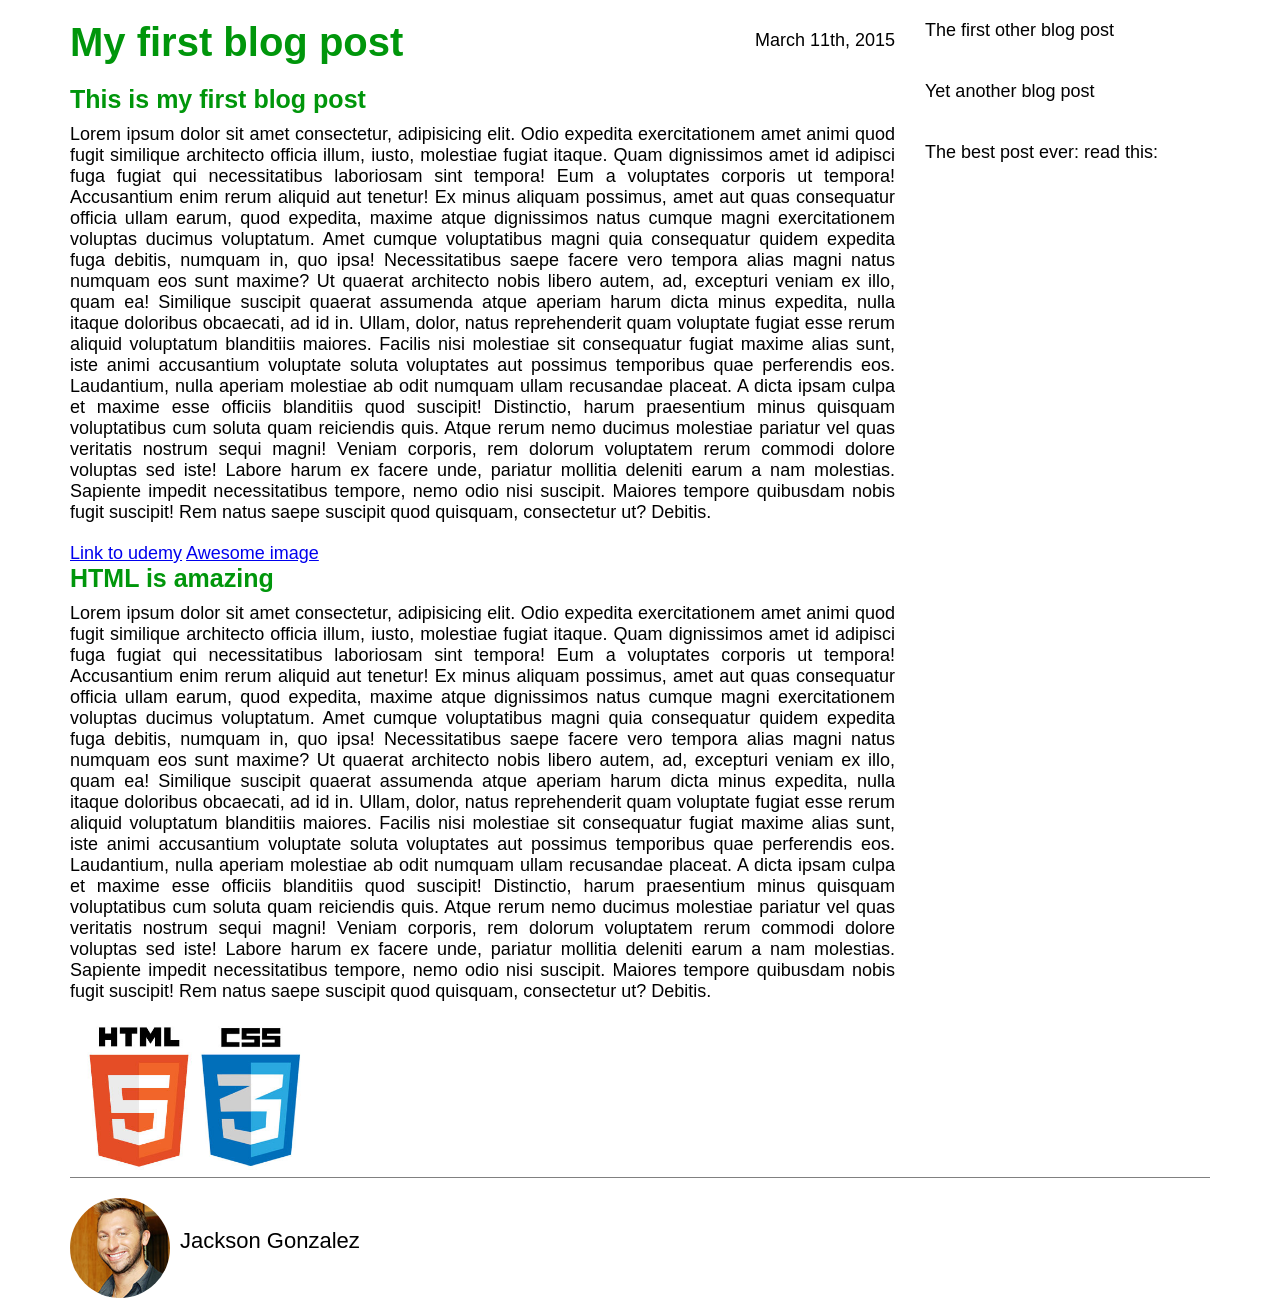
<file: BlogPost/index.html>
<!DOCTYPE html>
<html lang="en">
<head>
    <meta charset="UTF-8">
    <meta name="viewport" content="width=device-width, initial-scale=1.0">
    <meta http-equiv="X-UA-Compatible" content="ie=edge">
    <title>My First Blog</title>
    <link rel="stylesheet" href="style.css">
</head>
<body>
    <div class="container">
        <div class="blog-post">
            <h1>My first blog post</h1>
            <p class="date">March 11th, 2015</p>
            <h2>This is my first blog post</h2>
            <p class="main-text">
                Lorem ipsum dolor sit amet consectetur, adipisicing elit. Odio expedita exercitationem amet animi quod fugit similique architecto officia illum, iusto, molestiae fugiat itaque. Quam dignissimos amet id adipisci fuga fugiat qui necessitatibus laboriosam sint tempora! Eum a voluptates corporis ut tempora! Accusantium enim rerum aliquid aut tenetur! Ex minus aliquam possimus, amet aut quas consequatur officia ullam earum, quod expedita, maxime atque dignissimos natus cumque magni exercitationem voluptas ducimus voluptatum. Amet cumque voluptatibus magni quia consequatur quidem expedita fuga debitis, numquam in, quo ipsa! Necessitatibus saepe facere vero tempora alias magni natus numquam eos sunt maxime? Ut quaerat architecto nobis libero autem, ad, excepturi veniam ex illo, quam ea! Similique suscipit quaerat assumenda atque aperiam harum dicta minus expedita, nulla itaque doloribus obcaecati, ad id in. Ullam, dolor, natus reprehenderit quam voluptate fugiat esse rerum aliquid voluptatum blanditiis maiores. Facilis nisi molestiae sit consequatur fugiat maxime alias sunt, iste animi accusantium voluptate soluta voluptates aut possimus temporibus quae perferendis eos. Laudantium, nulla aperiam molestiae ab odit numquam ullam recusandae placeat. A dicta ipsam culpa et maxime esse officiis blanditiis quod suscipit! Distinctio, harum praesentium minus quisquam voluptatibus cum soluta quam reiciendis quis. Atque rerum nemo ducimus molestiae pariatur vel quas veritatis nostrum sequi magni! Veniam corporis, rem dolorum voluptatem rerum commodi dolore voluptas sed iste! Labore harum ex facere unde, pariatur mollitia deleniti earum a nam molestias. Sapiente impedit necessitatibus tempore, nemo odio nisi suscipit. Maiores tempore quibusdam nobis fugit suscipit! Rem natus saepe suscipit quod quisquam, consectetur ut? Debitis.
            </p>
        
            
        
            <a href="http://www.udemy.com" target="_blank">Link to udemy</a>
            <a href="logo.jpg" target="_blank">Awesome image</a>
        
            <h2>HTML is amazing</h2>
        
            <p class="main-text">
                Lorem ipsum dolor sit amet consectetur, adipisicing elit. Odio expedita exercitationem amet animi quod fugit similique architecto officia illum, iusto, molestiae fugiat itaque. Quam dignissimos amet id adipisci fuga fugiat qui necessitatibus laboriosam sint tempora! Eum a voluptates corporis ut tempora! Accusantium enim rerum aliquid aut tenetur! Ex minus aliquam possimus, amet aut quas consequatur officia ullam earum, quod expedita, maxime atque dignissimos natus cumque magni exercitationem voluptas ducimus voluptatum. Amet cumque voluptatibus magni quia consequatur quidem expedita fuga debitis, numquam in, quo ipsa! Necessitatibus saepe facere vero tempora alias magni natus numquam eos sunt maxime? Ut quaerat architecto nobis libero autem, ad, excepturi veniam ex illo, quam ea! Similique suscipit quaerat assumenda atque aperiam harum dicta minus expedita, nulla itaque doloribus obcaecati, ad id in. Ullam, dolor, natus reprehenderit quam voluptate fugiat esse rerum aliquid voluptatum blanditiis maiores. Facilis nisi molestiae sit consequatur fugiat maxime alias sunt, iste animi accusantium voluptate soluta voluptates aut possimus temporibus quae perferendis eos. Laudantium, nulla aperiam molestiae ab odit numquam ullam recusandae placeat. A dicta ipsam culpa et maxime esse officiis blanditiis quod suscipit! Distinctio, harum praesentium minus quisquam voluptatibus cum soluta quam reiciendis quis. Atque rerum nemo ducimus molestiae pariatur vel quas veritatis nostrum sequi magni! Veniam corporis, rem dolorum voluptatem rerum commodi dolore voluptas sed iste! Labore harum ex facere unde, pariatur mollitia deleniti earum a nam molestias. Sapiente impedit necessitatibus tempore, nemo odio nisi suscipit. Maiores tempore quibusdam nobis fugit suscipit! Rem natus saepe suscipit quod quisquam, consectetur ut? Debitis.
            </p>

            <img src="logo.jpg" alt="The HTML5 Logo">
        
        </div>

        <div class="other-posts">
            <div class="other">
                The first other blog post
            </div>
            <div class="other">
                Yet another blog post
            </div>
            <div class="other">
                The best post ever: read this:
            </div>
        </div>

        <div class="clearfix"></div>
    
        <div class="author-box">
            <img src="author.jpg" alt="Author Photo">
        
            <p class="author-text">Jackson Gonzalez</p>
        </div>
    </div>
    
</body>
</html>
</file>
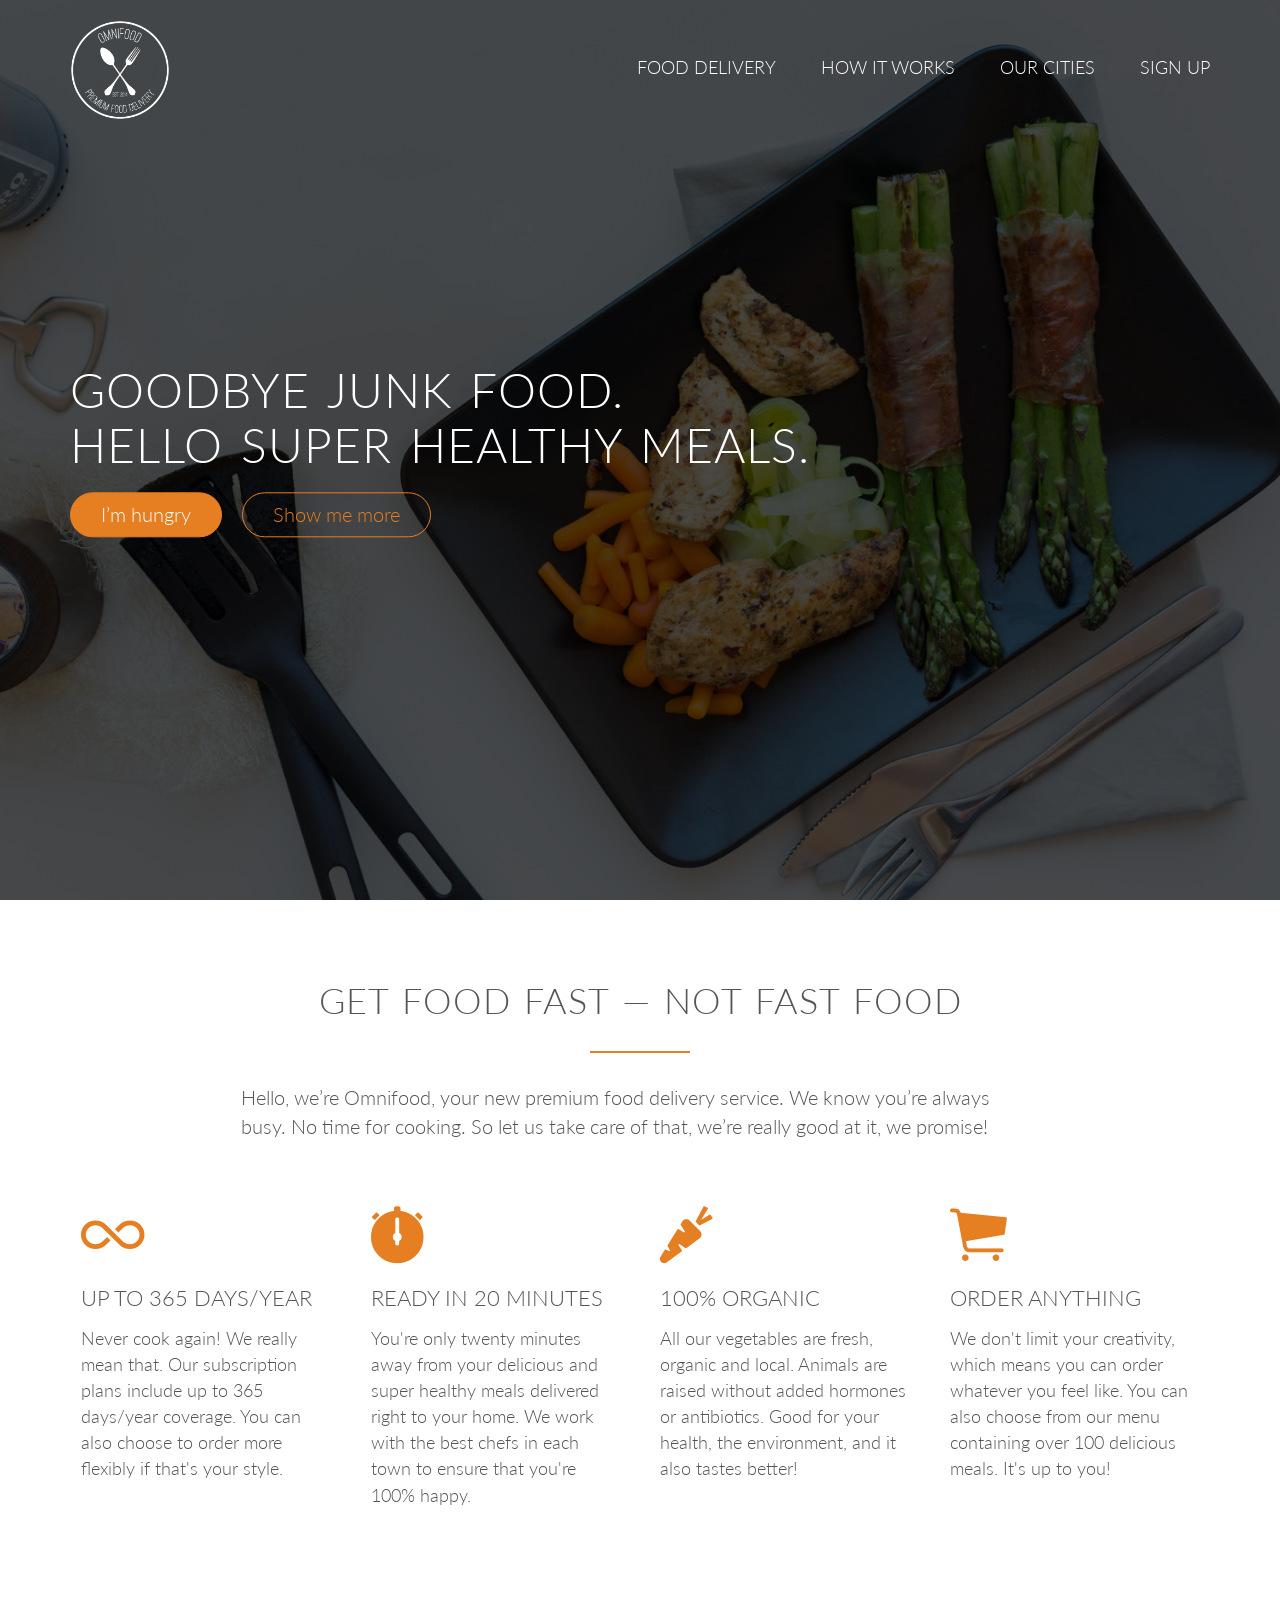
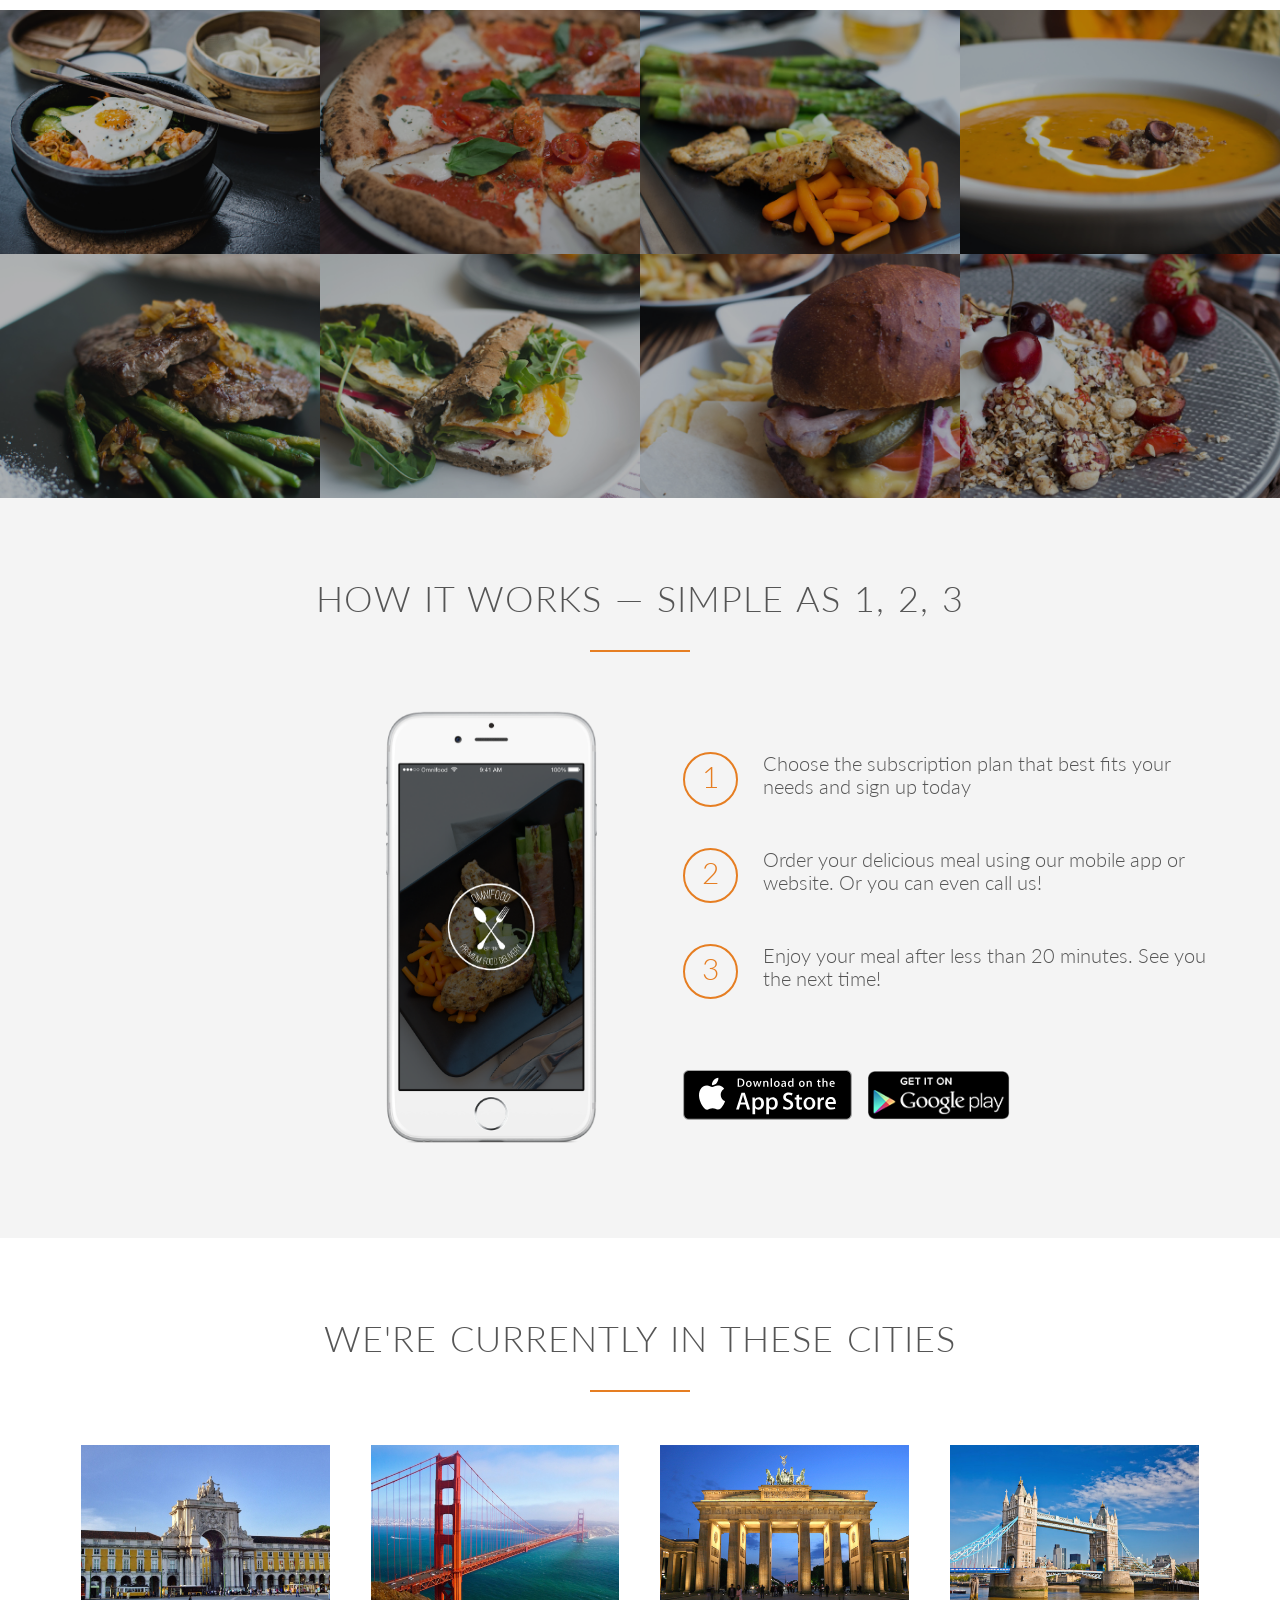
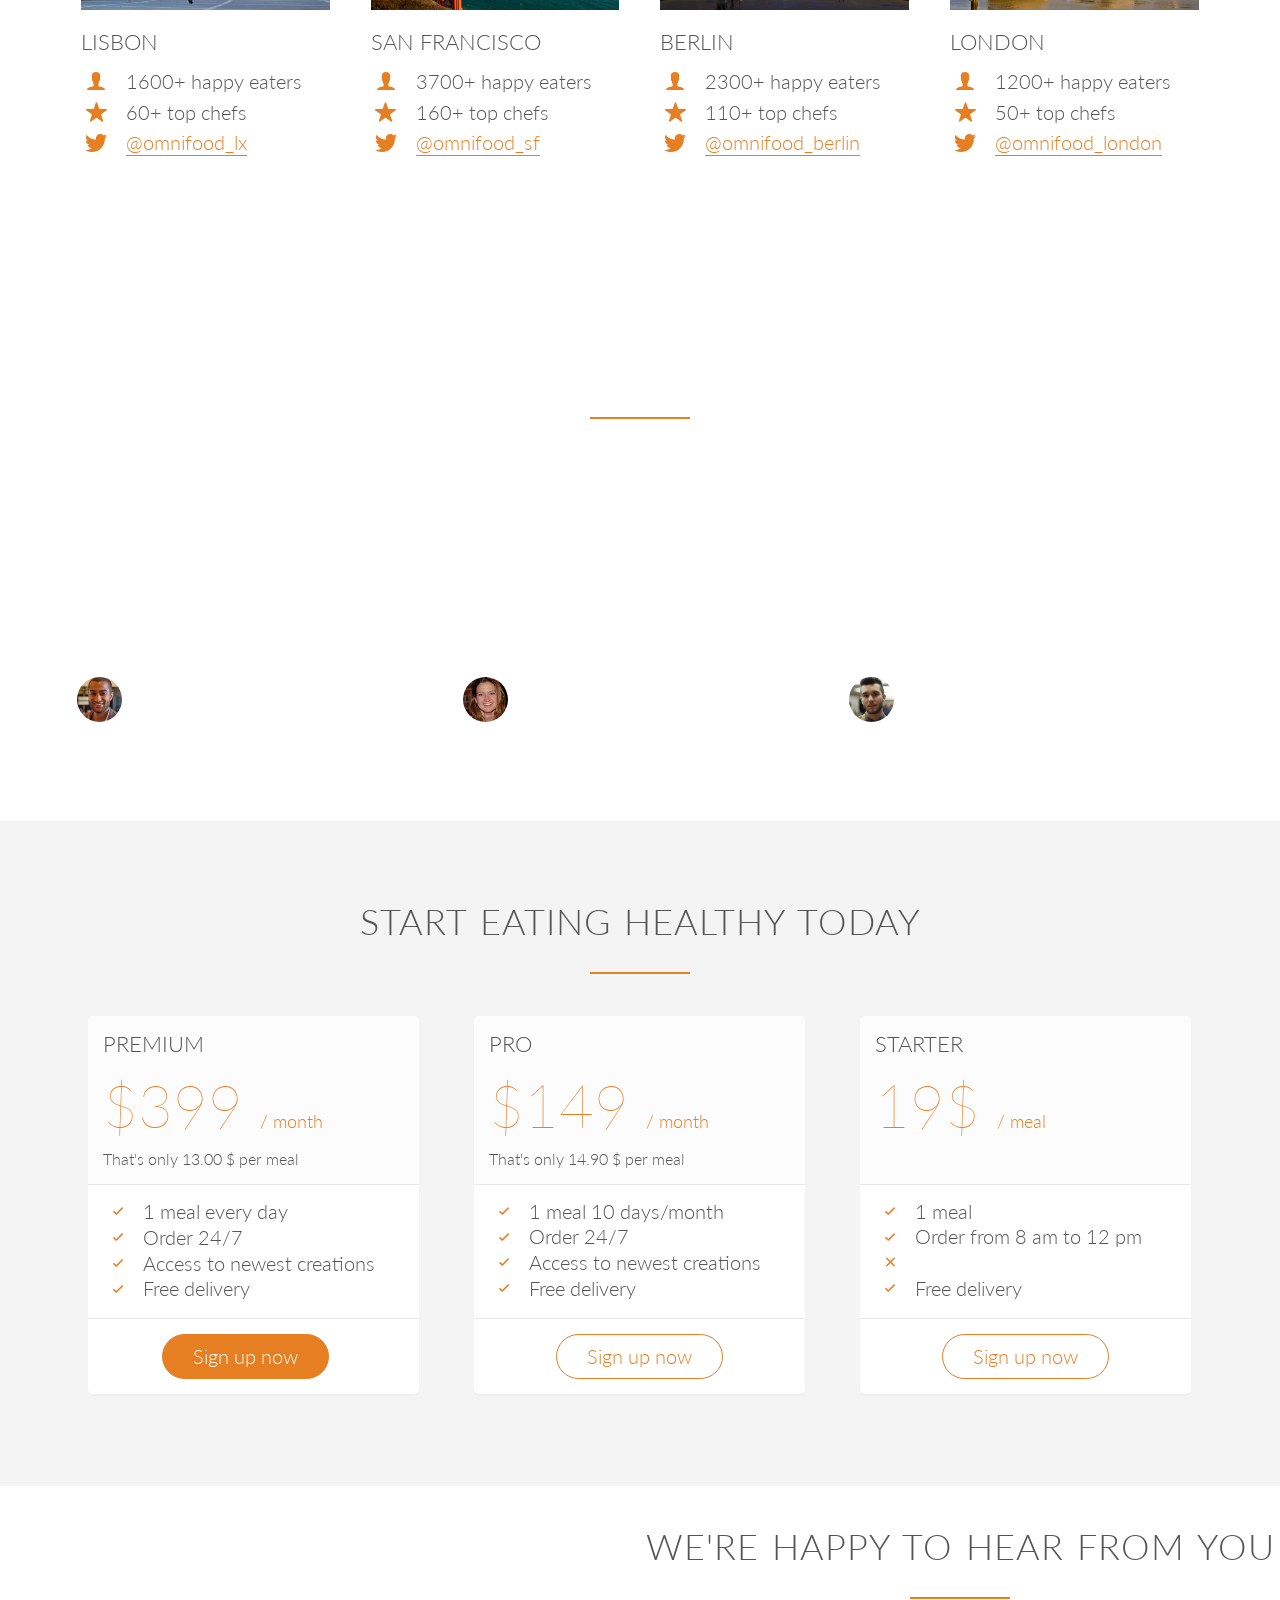
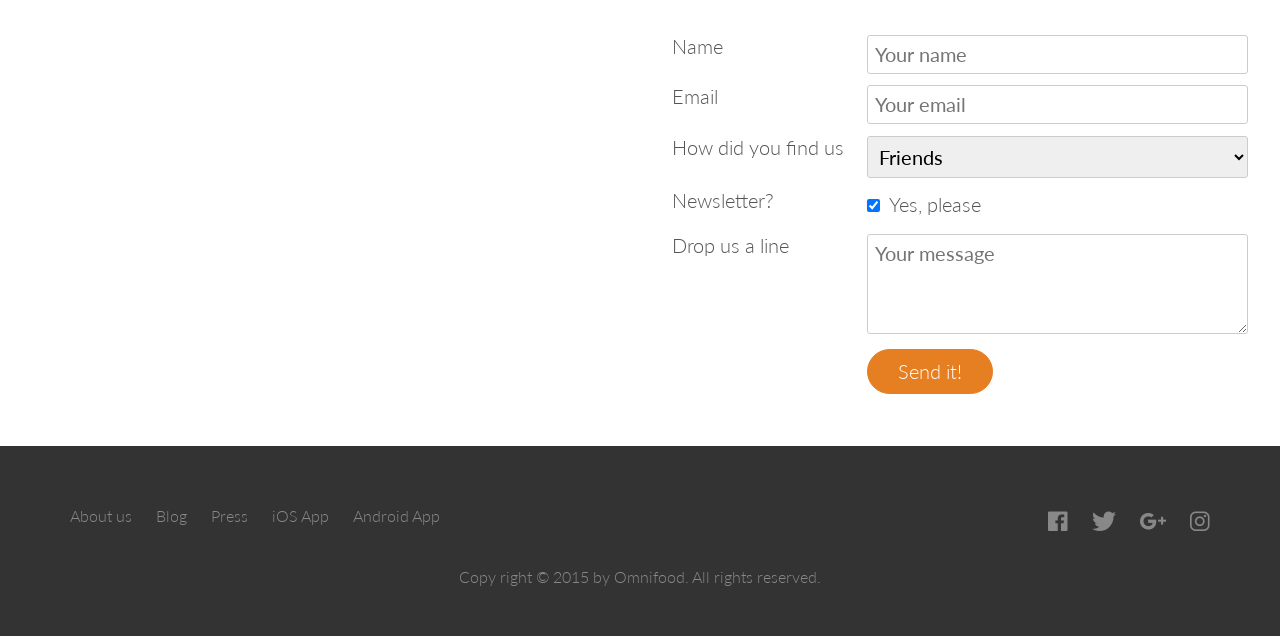
<file: omnifood/index.html>
<!DOCTYPE html>
<html lang="en">
    <head>
        <meta charset="utf-8">
        <meta name="viewport" content="width=device-width", initial scale="1.0"><!--tells mobile phones to start no zoom-->
        <meta name="description" content="Omnifood is a premium food delivery service with the mission to bring affordable and healthy meals to as many people as possible.">
        
        <link href="https://fonts.googleapis.com/css?family=Lato:100,300,300i,400" rel="stylesheet">
        <link rel="stylesheet" type="text/css" href="vendors/css/normalize.css">
        <link rel="stylesheet" type="text/css" href="vendors/css/grid.css">
        <link rel="stylesheet" type="text/css" href="vendors/css/ionicons.min.css">
        <link rel="stylesheet" type="text/css" href="vendors/css/animate.css">
        <link rel="stylesheet" type="text/css" href="resources/css/style.css">
        <link rel="stylesheet" type="text/css" href="resources/css/queries.css">
        <title>Omnifood</title>
        
        <link rel="apple-touch-icon" sizes="180x180" href="/resources/favicons/apple-touch-icon.png">
        <link rel="icon" type="image/png" sizes="32x32" href="/resources/favicons/favicon-32x32.png">
        <link rel="icon" type="image/png" sizes="16x16" href="/resources/favicons/favicon-16x16.png">
        <link rel="manifest" href="/resources/favicons/site.webmanifest">
        <link rel="mask-icon" href="/resources/favicons/safari-pinned-tab.svg" color="#5bbad5">
        <link rel="shortcut icon" href="/resources/favicons/favicon.ico">
        <meta name="msapplication-TileColor" content="#da532c">
        <meta name="msapplication-config" content="/resources/favicons/browserconfig.xml">
        <meta name="theme-color" content="#ffffff">
    </head>
    <body>
        <header>
            <nav>
                <div class="row">
                    <img src="resources/img/logo-white.png" alt="Omnifood logo" class="logo">
                    <img src="resources/img/logo.png" alt="Omnifood logo" class="logo-black">
                    <ul class="main-nav js--main-nav">
                        <li><a href="#features">Food delivery</a></li>
                        <li><a href="#works">How it works</a></li>
                        <li><a href="#cities">Our cities</a></li>
                        <li><a href="#plans">Sign up</a></li>
                    </ul>
                    <a class="mobile-nav-icon js--nav-icon"><i class="ion-md-menu"></i></a>
                </div>
            </nav>
            <div class="hero-text-box">
                <h1>Goodbye junk food.<br>Hello super healthy meals.</h1>
                <a class="btn btn-full js--scroll-to-plans" href="#">I’m hungry</a>
                <a class="btn btn-ghost js--scroll-to-start" href="#">Show me more</a>
            </div>
        </header>
        
        <section class="section-features js--section-features" id="features">
            <div class="row">
                <h2>Get food fast &mdash; not fast food</h2>
                <p class="long-copy">
                    Hello, we’re Omnifood, your new premium food delivery service. We know you’re always busy. No time for cooking. So let us take care of that, we’re really good at it, we promise!
                </p>
            </div>
            
            <div class="row js--wp-1">
                <div class="col span-1-of-4 box">
                    <i class="icon ion-ios-infinite icon-big"></i>
                    <h3>Up to 365 days/year</h3>
                    <p>
                        Never cook again! We really mean that. Our subscription plans include up to 365 days/year coverage. You can also choose to order more flexibly if that's your style.
                    </p>
                </div>
                <div class="col span-1-of-4 box">
                    <i class="icon ion-ios-stopwatch icon-big"></i>
                    <h3>Ready in 20 minutes</h3>
                    <p>
                        You're only twenty minutes away from your delicious and super healthy meals delivered right to your home. We work with the best chefs in each town to ensure that you're 100% happy.
                    </p>
                </div>
                <div class="col span-1-of-4 box">
                    <i class="icon ion-ios-nutrition icon-big"></i>
                    <h3>100% organic</h3>
                    <p>
                        All our vegetables are fresh, organic and local. Animals are raised without added hormones or antibiotics. Good for your health, the environment, and it also tastes better!
                    </p>
                </div>
                <div class="col span-1-of-4 box">
                    <i class="icon ion-ios-cart icon-big"></i>
                    <h3>Order anything</h3>
                    <p>
                        We don't limit your creativity, which means you can order whatever you feel like. You can also choose from our menu containing over 100 delicious meals. It's up to you!
                    </p>
                </div>
            </div>
        </section>
        
        <section class="section-meals">
            <ul class="meals-showcase clearfix">
                <li>
                    <figure class="meal-photo">
                        <img src="resources/img/1.jpg" alt="Korean bibimbap with egg and vegetables">
                    </figure>
                </li>
                <li>
                    <figure class="meal-photo">
                        <img src="resources/img/2.jpg" alt="Simple italian pizza with cherry tomatoes">
                    </figure>
                </li>
                <li>
                    <figure class="meal-photo">
                        <img src="resources/img/3.jpg" alt="Chicken breast steak with vegetables">
                    </figure>
                </li>
                <li>
                    <figure class="meal-photo">
                        <img src="resources/img/4.jpg" alt="Autumn pumpkin soup">
                    </figure>
                </li>
            </ul>
            <ul class="meals-showcase clearfix">
                <li>
                    <figure class="meal-photo">
                        <img src="resources/img/5.jpg" alt="Paleo beef steak with vegetables">
                    </figure>
                </li>
                <li>
                    <figure class="meal-photo">
                        <img src="resources/img/6.jpg" alt="Healthy baguette with egg and vegetables">
                    </figure>
                </li>
                <li>
                    <figure class="meal-photo">
                        <img src="resources/img/7.jpg" alt="Burger with cheddar and bacon">
                    </figure>
                </li>
                <li>
                    <figure class="meal-photo">
                        <img src="resources/img/8.jpg" alt="Granola with cherries and strawberries">
                    </figure>
                </li>
            </ul>
        </section>
        
        <section class="section-steps" id="works">
            <div class="row">
                <h2>How it works &mdash; Simple as 1, 2, 3</h2>
            </div>
            <div class="row">
                <div class="col span-1-of-2 steps-box">
                    <img src="resources/img/app-iPhone.png" alt="Omnifood app on iPhone" class="app-screen js--wp-2">
                </div>
                <div class="col span-1-of-2 steps-box">
                    <div class="works-step">
                        <div>1</div>
                        <p>Choose the subscription plan that best fits your needs and sign up today</p>
                    </div>
                    <div class="works-step">
                        <div>2</div>
                        <p>Order your delicious meal using our mobile app or website. Or you can even call us!</p>
                    </div>
                    <div class="works-step">
                        <div>3</div>
                        <p>Enjoy your meal after less than 20 minutes. See you the next time!</p>
                    </div>
                    
                    <a href="#" class="btn-app"><img src="resources/img/download-app.svg" alt="App Store Button"></a>
                    <a href="#" class="btn-app"><img src="resources/img/download-app-android.png" alt="Play Store Button"></a>
                </div>
            </div>
        </section>
        
        <section class="section-cities" id="cities">
            <div class="row">
                <h2>We're currently in these cities</h2>
            </div>
            <div class="row js--wp-3">
                <div class="col span-1-of-4 box">
                    <img src="resources/img/lisbon-3.jpg" alt="Lisbon">
                    <h3>Lisbon</h3>
                    <div class="city-feature">
                        <i class="ion-ios-person icon-small"></i>
                        1600+ happy eaters
                    </div>
                    <div class="city-feature">
                        <i class="ion-ios-star icon-small"></i>
                        60+ top chefs
                    </div>
                    <div class="city-feature">
                        <i class="ion-logo-twitter icon-small"></i>
                        <a href="#">@omnifood_lx</a>
                    </div>
                </div>
                <div class="col span-1-of-4 box">
                    <img src="resources/img/san-francisco.jpg" alt="San Francisco">
                    <h3>San Francisco</h3>
                    <div class="city-feature">
                        <i class="ion-ios-person icon-small"></i>
                        3700+ happy eaters
                    </div>
                    <div class="city-feature">
                        <i class="ion-ios-star icon-small"></i>
                        160+ top chefs
                    </div>
                    <div class="city-feature">
                        <i class="ion-logo-twitter icon-small"></i>
                        <a href="#">@omnifood_sf</a>
                    </div>
                </div>
                <div class="col span-1-of-4 box">
                    <img src="resources/img/berlin.jpg" alt="Berlin">
                    <h3>Berlin</h3>
                    <div class="city-feature">
                        <i class="ion-ios-person icon-small"></i>
                        2300+ happy eaters
                    </div>
                    <div class="city-feature">
                        <i class="ion-ios-star icon-small"></i>
                        110+ top chefs
                    </div>
                    <div class="city-feature">
                        <i class="ion-logo-twitter icon-small"></i>
                        <a href="#">@omnifood_berlin</a>
                    </div>
                </div>
                <div class="col span-1-of-4 box">
                    <img src="resources/img/london.jpg" alt="London">
                    <h3>London</h3>
                    <div class="city-feature">
                        <i class="ion-ios-person icon-small"></i>
                        1200+ happy eaters
                    </div>
                    <div class="city-feature">
                        <i class="ion-ios-star icon-small"></i>
                        50+ top chefs
                    </div>
                    <div class="city-feature">
                        <i class="ion-logo-twitter icon-small"></i>
                        <a href="#">@omnifood_london</a>
                    </div>
                </div>
            </div>
        </section>
        
        <section class="section-testimonials">
            <div class="row">
                <h2>Our customers can't live without us</h2>
            </div>
            <div class="row">
                <div class="col span-1-of-3">
                    <blockquote>
                        Omnifood is just awesome! I just launched a startup which leaves me with no time for cooking, so Omnifood is a life-saver. Now that I got used to it, I couldn't live without my daily meals!
                        <cite><img src="resources/img/customer-1.jpg" alt="customer">Alberto Duncan</cite>
                    </blockquote>
                </div>
                <div class="col span-1-of-3">
                    <blockquote>
                        Inexpensive, healthy and great-tasting meals, delivered right to my home. We have lots of food delivery here in Lisbon, but no one comes even close to Omifood. Me and my family are so in love!
                        <cite><img src="resources/img/customer-2.jpg" alt="customer">Joana Silva</cite>
                    </blockquote>
                </div>
                <div class="col span-1-of-3">
                    <blockquote>
                        I was looking for a quick and easy food delivery service in San Franciso. I tried a lot of them and ended up with Omnifood. Best food delivery service in the Bay Area. Keep up the great work!
                        <cite><img src="resources/img/customer-3.jpg" alt="customer">Milton Chapman</cite>
                    </blockquote>
                </div>
            </div>
        </section>
        
        <section class="section-plans js--section-plans" id="plans">
            <div class="row">
                <h2>Start eating healthy today</h2>
            </div>
            <div class="row">
                <div class="col span-1-of-3">
                    <div class="plan-box js--wp-4">
                        <div>
                            <h3>Premium</h3>
                            <p class="plan-price">$399 <span>/ month</span></p>
                            <p class="plan-price-meal">That's only 13.00 $ per meal</p>
                        </div>
                        <div>
                            <ul>
                                <li><i class="ion-ios-checkmark icon-small"></i>1 meal every day</li>
                                <li><i class="ion-ios-checkmark icon-small"></i>Order 24/7</li>
                                <li><i class="ion-ios-checkmark icon-small"></i>Access to newest creations</li>
                                <li><i class="ion-ios-checkmark icon-small"></i>Free delivery</li>
                            </ul>
                        </div>
                        <div>
                            <a href="#" class="btn btn-full">Sign up now</a>
                        </div>
                    </div>
                </div>
                <div class="col span-1-of-3">
                    <div class="plan-box">
                        <div>
                            <h3>Pro</h3>
                            <p class="plan-price">$149 <span>/ month</span></p>
                            <p class="plan-price-meal">That's only 14.90 $ per meal</p>
                        </div>
                        <div>
                            <ul>
                                <li><i class="ion-ios-checkmark icon-small"></i>1 meal 10 days/month</li>
                                <li><i class="ion-ios-checkmark icon-small"></i>Order 24/7</li>
                                <li><i class="ion-ios-checkmark icon-small"></i>Access to newest creations</li>
                                <li><i class="ion-ios-checkmark icon-small"></i>Free delivery</li>
                            </ul>
                        </div>
                        <div>
                            <a href="#" class="btn btn-ghost">Sign up now</a>
                        </div>
                    </div>
                </div>
                <div class="col span-1-of-3">
                    <div class="plan-box">
                        <div>
                            <h3>Starter</h3>
                            <p class="plan-price">19$ <span>/ meal</span></p>
                            <p class="plan-price-meal">&nbsp;</p>
                        </div>
                        <div>
                            <ul>
                                <li><i class="ion-ios-checkmark icon-small"></i>1 meal</li>
                                <li><i class="ion-ios-checkmark icon-small"></i>Order from 8 am to 12 pm</li>
                                <li><i class="ion-ios-close icon-small"></i></li>
                                <li><i class="ion-ios-checkmark icon-small"></i>Free delivery</li>
                            </ul>
                        </div>
                        <div>
                            <a href="#" class="btn btn-ghost">Sign up now</a>
                        </div>
                    </div>
                </div>
            </div>
        </section>
        
        <div class="map-box">
            <div class="map"></div>
            
            <div class="form-box">
                <div class="row">
                    <h2>We're happy to hear from you</h2>
                </div>
                <div class="row">
                    <form method="post" action="#" class="contact-form">
                        <div class="row">
                            <div class="col span-1-of-3">
                                <label for="name">Name</label>
                            </div>
                            <div class="col span-2-of-3">
                                <input type="text" name="name" id="name" placeholder="Your name" required>
                            </div>
                        </div>
                        <div class="row">
                            <div class="col span-1-of-3">
                                <label for="email">Email</label>
                            </div>
                            <div class="col span-2-of-3">
                                <input type="email" name="email" id="email" placeholder="Your email" required>
                            </div>
                        </div>
                        <div class="row">
                            <div class="col span-1-of-3">
                                <label for="find-us">How did you find us</label>
                            </div>
                            <div class="col span-2-of-3">
                                <select name="find-us" id="find-us">
                                    <option value="friends" selecteds>Friends</option>
                                    <option value="search">Search Engine</option>
                                    <option value="ad">Advertisement</option>
                                    <option value="other">Other</option>
                                </select>
                            </div>
                        </div>
                        <div class="row">
                            <div class="col span-1-of-3">
                                <label for="news">Newsletter?</label>
                            </div>
                            <div class="col span-2-of-3">
                                <input type="checkbox" name="news" id="news" checked> Yes, please
                            </div>
                        </div>
                         <div class="row">
                            <div class="col span-1-of-3">
                                <label for="message">Drop us a line</label>
                            </div>
                            <div class="col span-2-of-3">
                                <textarea name="message" id="message" placeholder="Your message"></textarea>
                            </div>
                        </div>
                         <div class="row">
                            <div class="col span-1-of-3">
                                <label>&nbsp;</label>
                            </div>
                            <div class="col span-2-of-3">
                                <input type="submit" value="Send it!">
                            </div>
                        </div>
                    </form>
                </div>
            </div>
        </div>
        
        <footer>
            <div class="row">
                <div class="col span-1-of-2">
                    <ul class="footer-nav">
                        <li><a href="#">About us</a></li>
                        <li><a href="#">Blog</a></li>
                        <li><a href="#">Press</a></li>
                        <li><a href="#">iOS App</a></li>
                        <li><a href="#">Android App</a></li>
                    </ul>
                </div>
                <div class="col span-1-of-2">
                    <ul class="social-links">
                        <li><a href="#"><i class="ion-logo-facebook"></i></a></li>
                        <li><a href="#"><i class="ion-logo-twitter"></i></a></li>
                        <li><a href="#"><i class="ion-logo-googleplus"></i></a></li>
                        <li><a href="#"><i class="ion-logo-instagram"></i></a></li>
                    </ul>
                </div>
            </div>
            <div class="row">
                <p>
                    Copy right &copy; 2015 by Omnifood. All rights reserved.
                </p>
            </div>
        </footer>
        
        <!--    jQuery-->
        <script src="https://ajax.googleapis.com/ajax/libs/jquery/3.3.1/jquery.min.js"></script>
        <!--    to available media queries in old browsers-->
        <script src="vendors/js/respond.min.js"></script>
        <!--    to available html5 in old browsers-->
        <script src="vendors/js/html5shiv.min.js"></script>
        <!--    to available css3 in old browsers-->
        <script src="vendors/js/selectivizr.js"></script>
        <!--    waypoints-->
        <script src="vendors/js/jquery.waypoints.min.js"></script>
        <!--        google map-->
        <script src="http://maps.google.com/maps/api/js"></script>
        <!--    gmaps-->
        <script src="vendors/js/gmaps.js"></script>
        <!--    js filr-->
        <script src="resources/js/script.js"></script>
        
    </body>

    
</html>

<!--


-->
</file>
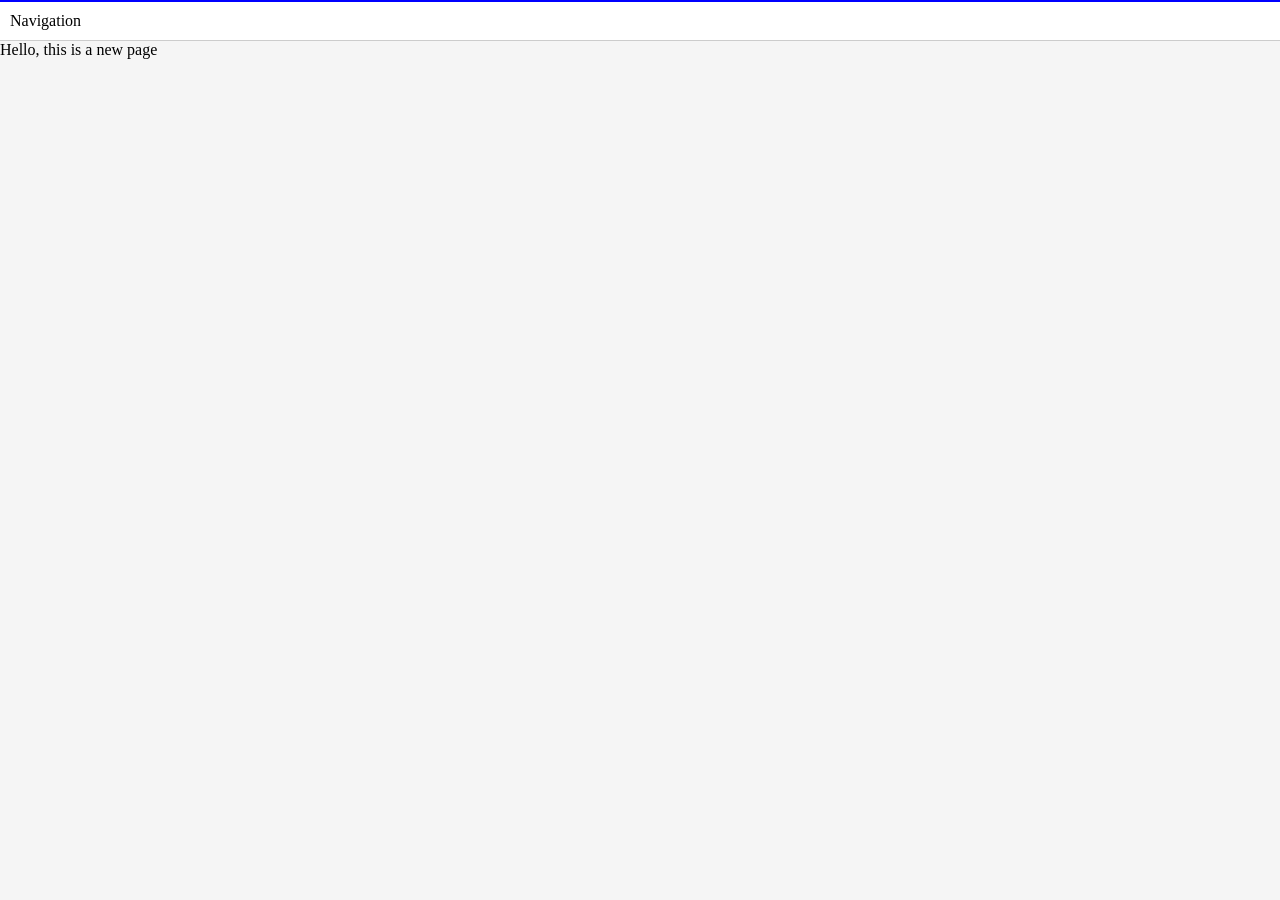
<file: 02_GettingStarted/13-Borders/index.html>
<!DOCTYPE html>
<html>
  <head>
    <title>Borders</title>
    <link rel="stylesheet" type="text/css" href="style.css">
  </head>
  <body>

    <nav>
      Navigation
    </nav>

    <div>
      Hello, this is a new page
    </div>

  </body>
</html>
</file>
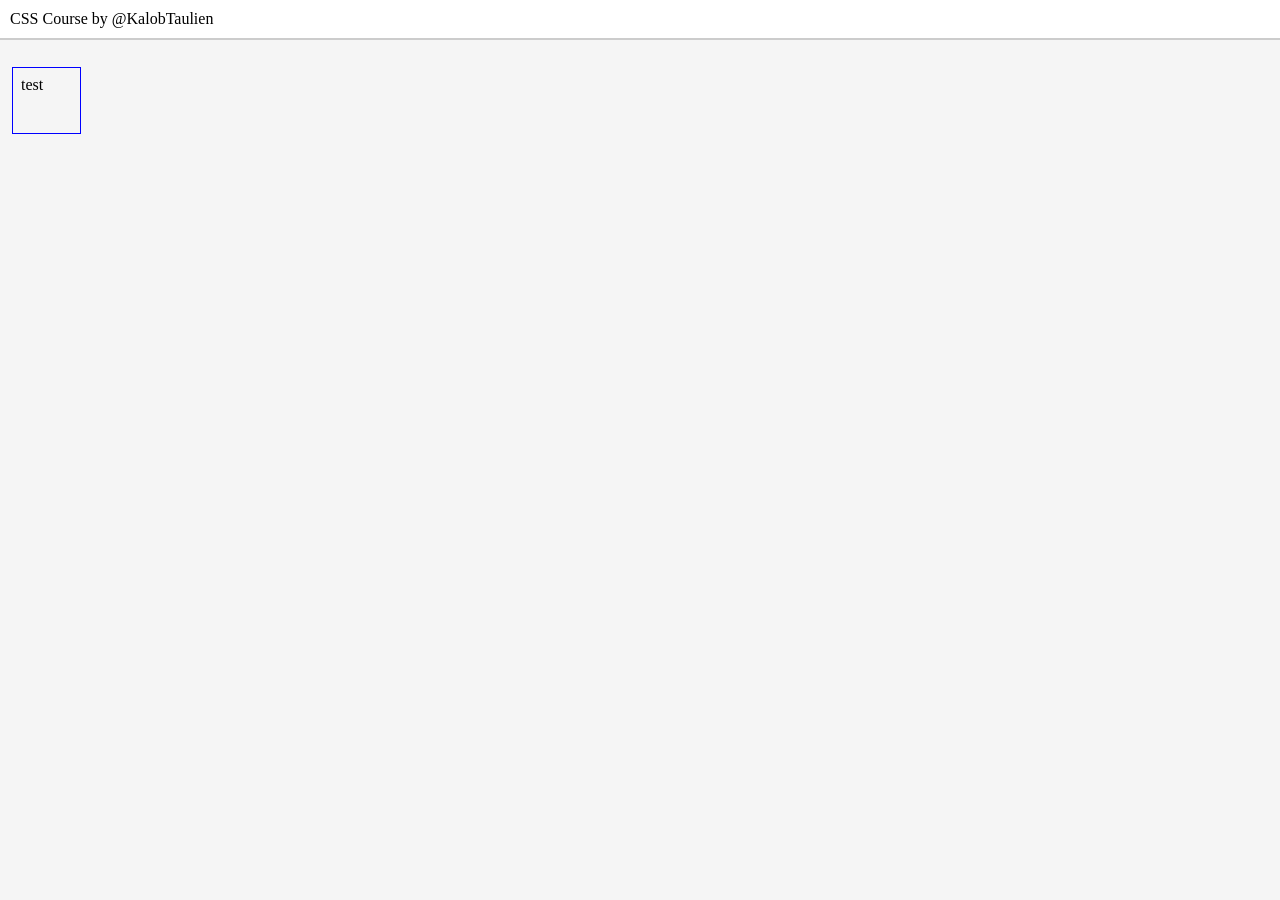
<file: 02_GettingStarted/14-The-Box-Model/index.html>
<!DOCTYPE html>
<html>
  <head>
    <title>The Box Model</title>
    <link rel="stylesheet" type="text/css" href="style.css">
  </head>
  <body>

    <nav>
      CSS Course by @KalobTaulien
    </nav>

    <div style="display: inline-block; width: 51px; height: 49px; padding: 8px; margin: 12px; border: 1px solid blue;">test</div>


  </body>
</html>
</file>
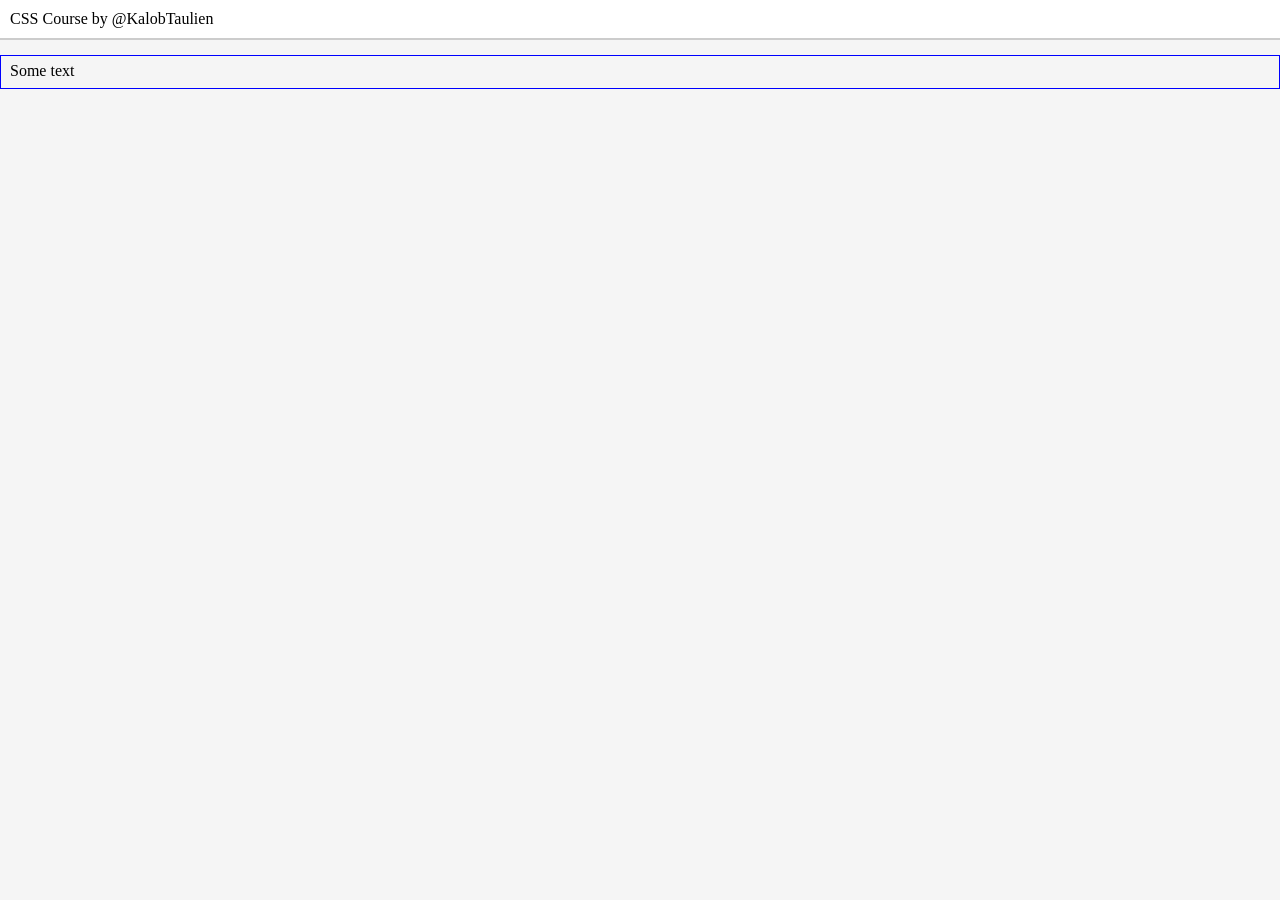
<file: 02_GettingStarted/15-Padding/index.html>
<!DOCTYPE html>
<html>
  <head>
    <title>Padding</title>
    <link rel="stylesheet" type="text/css" href="style.css">
  </head>
  <body>

    <nav>CSS Course by @KalobTaulien</nav>

    <div id="padding-test">
      Some text
    </div>

  </body>
</html>
</file>
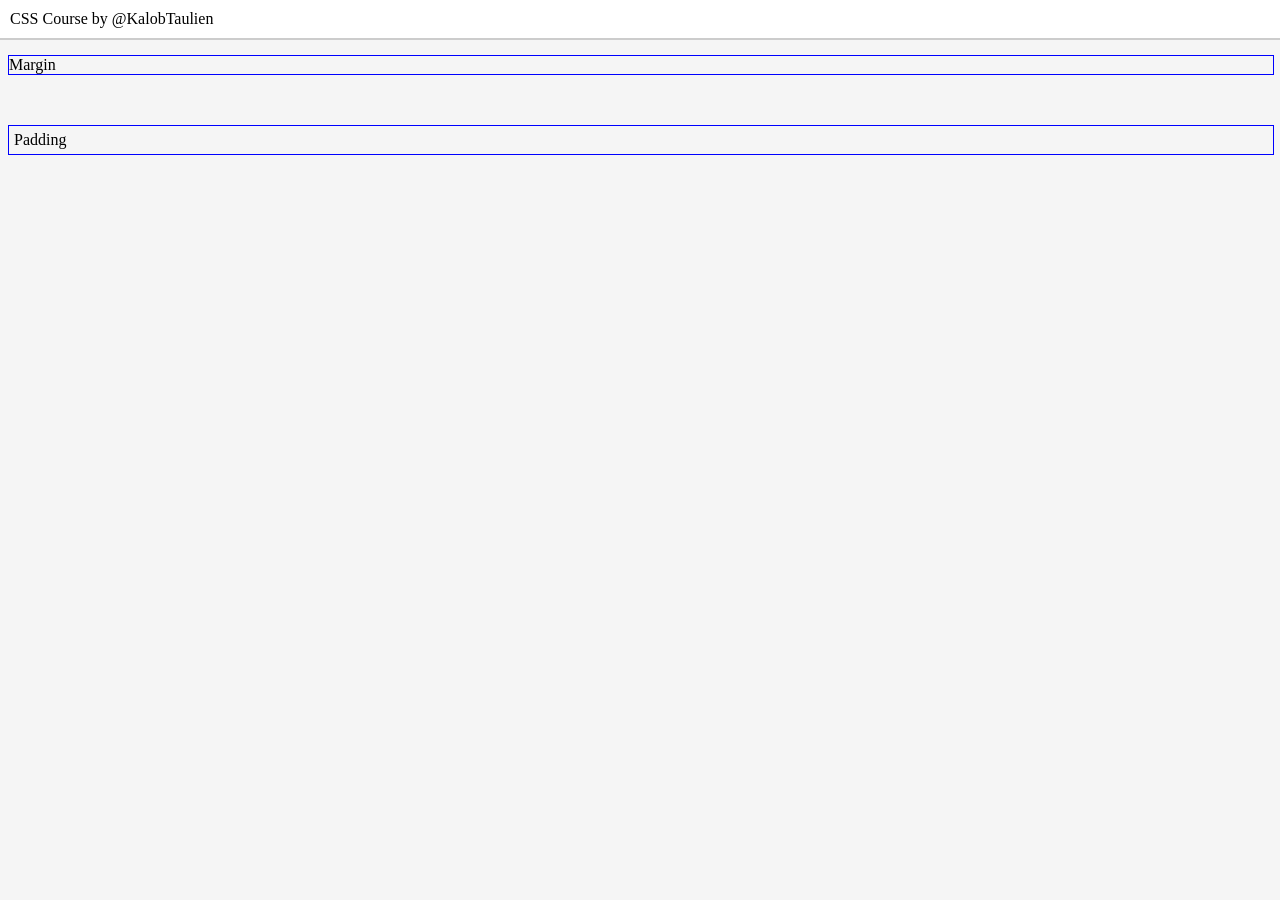
<file: 02_GettingStarted/16-Margin/index.html>
<!DOCTYPE html>
<html>
  <head>
    <title>Margin</title>
    <link rel="stylesheet" type="text/css" href="style.css">
  </head>
  <body>

    <nav>CSS Course by @KalobTaulien</nav>


    <div style="border: 1px solid blue;">Margin</div>
    <div style="border: 1px solid blue; padding: 5px;">Padding</div>

  </body>
</html>
</file>
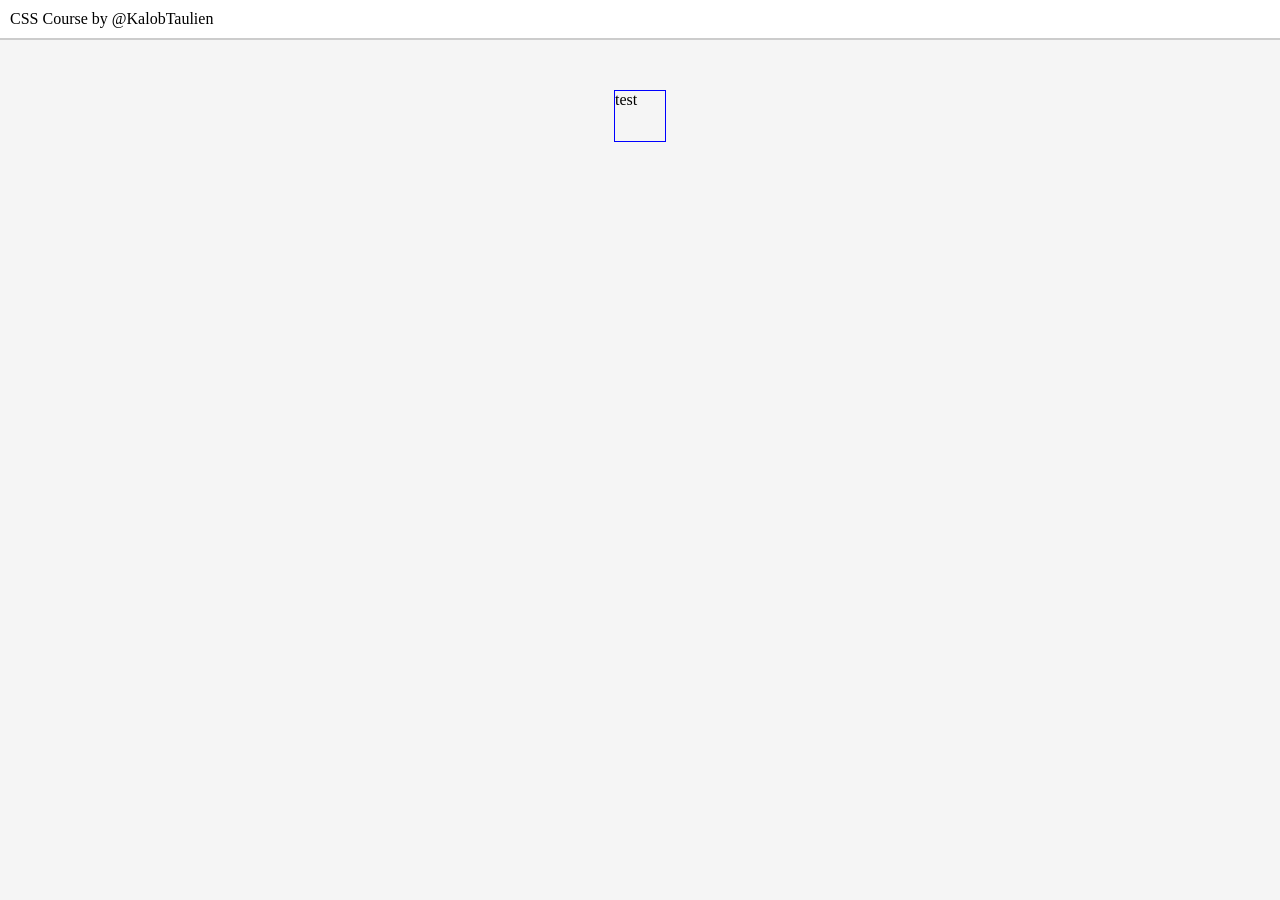
<file: 02_GettingStarted/17-Centering-an-Element/index.html>
<!DOCTYPE html>
<html>
  <head>
    <title>Centering an Element</title>
    <link rel="stylesheet" type="text/css" href="style.css">
  </head>
  <body>

    <nav>CSS Course by @KalobTaulien</nav>

    <div style="border: 1px solid blue; width: 50px; height: 50px; margin: 50px auto;">
      test
    </div>

  </body>
</html>
</file>
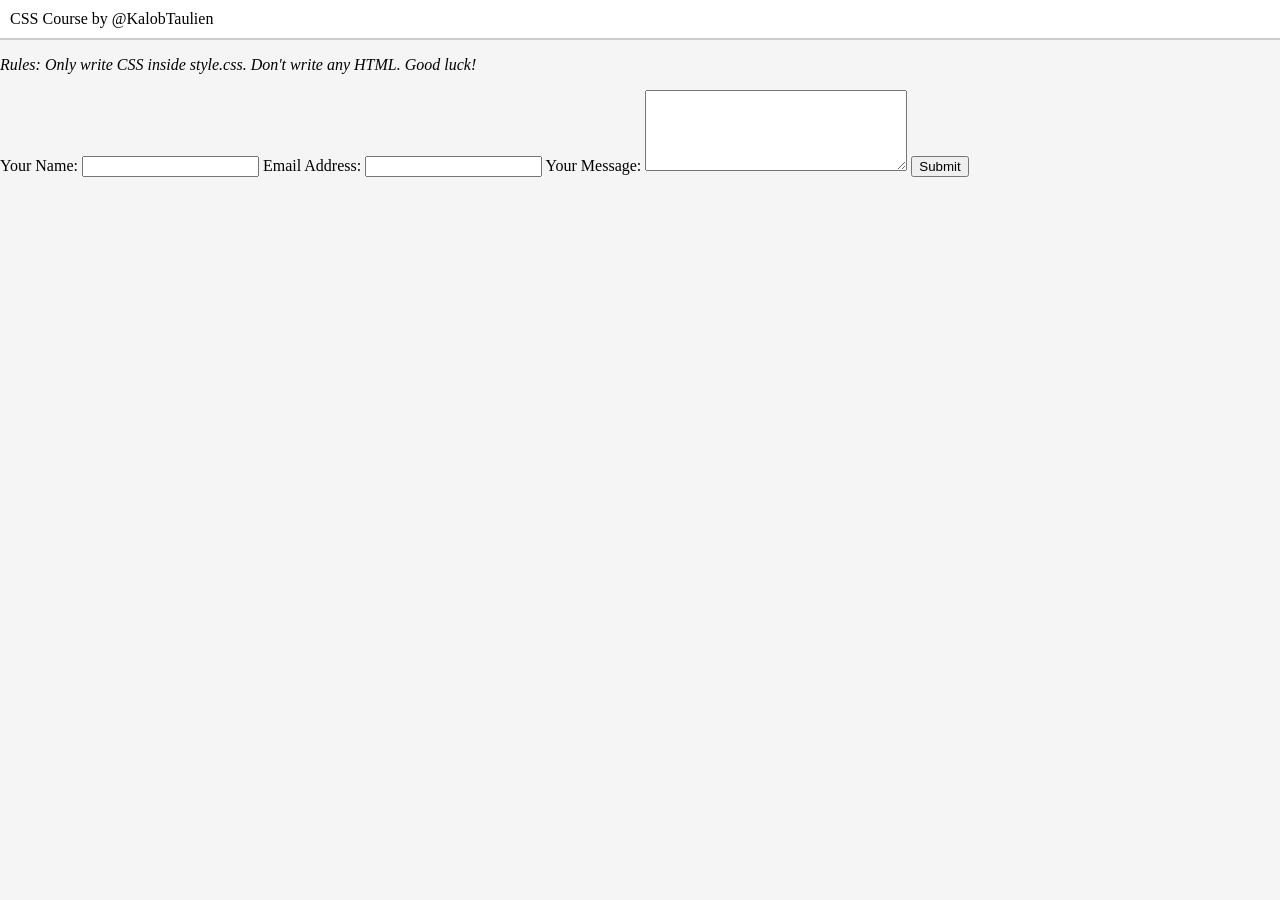
<file: 02_GettingStarted/18-Mini-Project-Style-This-Form-Using-CSS/index.html>
<!DOCTYPE html>
<html>
  <head>
    <title>Mini Project: Style This Form</title>
    <link rel="stylesheet" type="text/css" href="style.css">
  </head>
  <body>

    <nav>CSS Course by @KalobTaulien</nav>

    <p><i>Rules: Only write CSS inside style.css. Don't write any HTML. Good luck!</i></p>

    <form action="">
      <label>Your Name:</label>
      <input type="text">
      <label>Email Address:</label>
      <input type="email">
      <label>Your Message:</label>
      <textarea cols="30" rows="5"></textarea>
      <button type="submit">Submit</button>
    </form>

  </body>
</html>
</file>
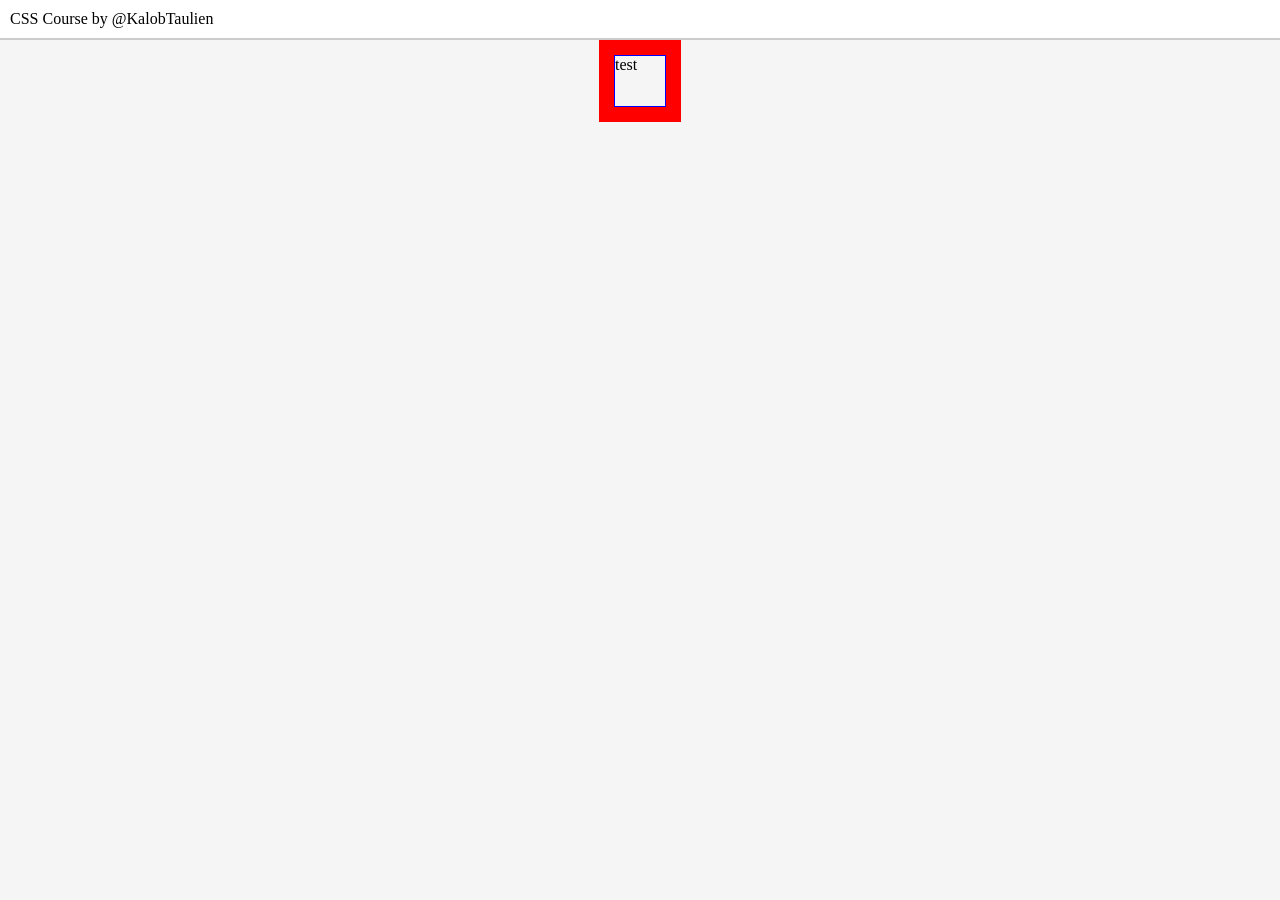
<file: 02_GettingStarted/20-Outline/index.html>
<!DOCTYPE html>
<html>
  <head>
    <title>Outline</title>
    <link rel="stylesheet" type="text/css" href="style.css">
  </head>
  <body>

    <nav>CSS Course by @KalobTaulien</nav>

    <div style="margin: 0 auto; width: 50px; height: 50px; border: 1px solid blue; outline: 15px solid red;">test</div>

  </body>
</html>
</file>
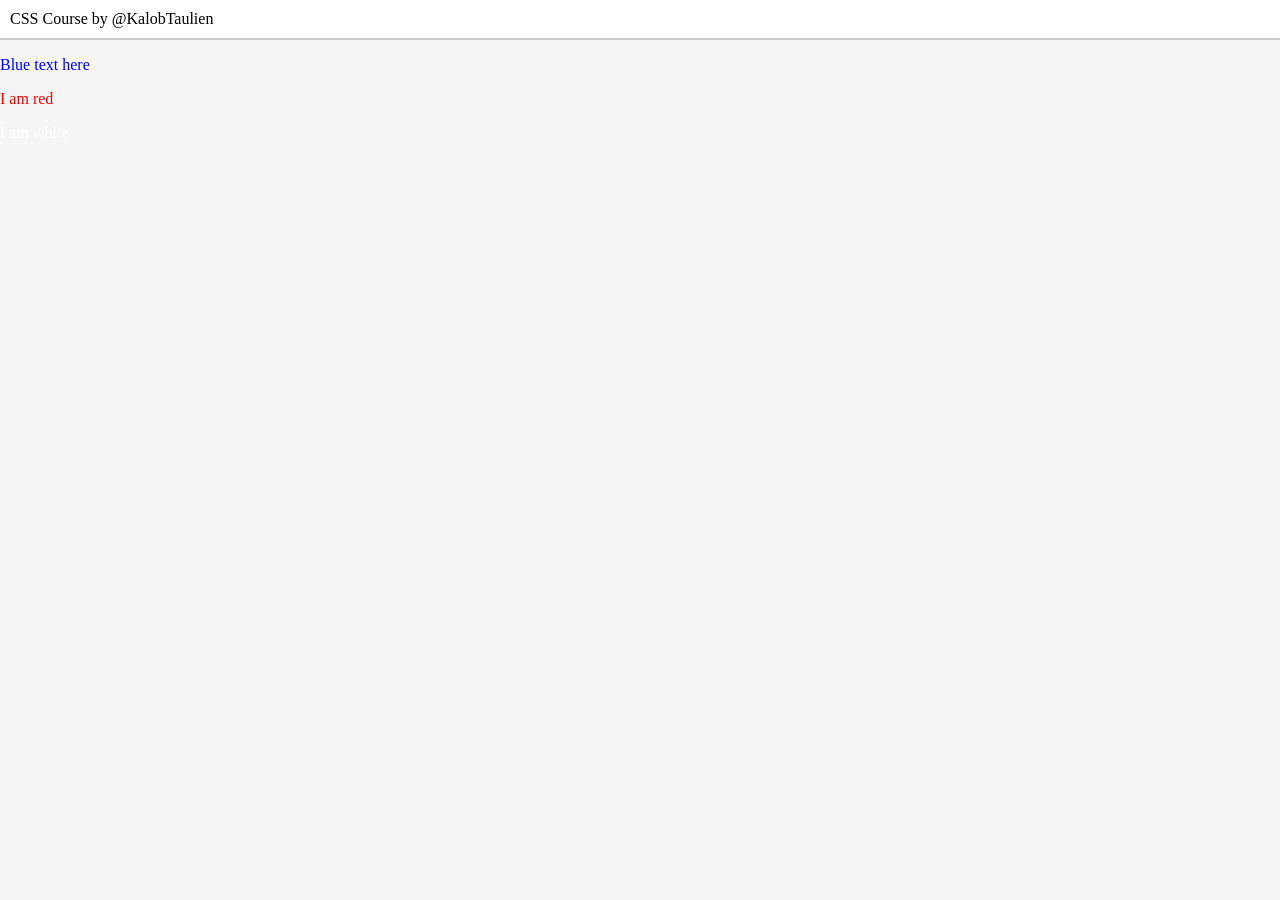
<file: 03_TextFormatting/21-Text-Color/index.html>
<!DOCTYPE html>
<html>
  <head>
    <title>Text Color</title>
    <link rel="stylesheet" type="text/css" href="style.css">
  </head>
  <body>

    <nav>CSS Course by @KalobTaulien</nav>

    <p class="blue">Blue text here</p>
    <p class="red">I am red</p>
    <p class="white">I am white</p>
  </body>
</html>
</file>
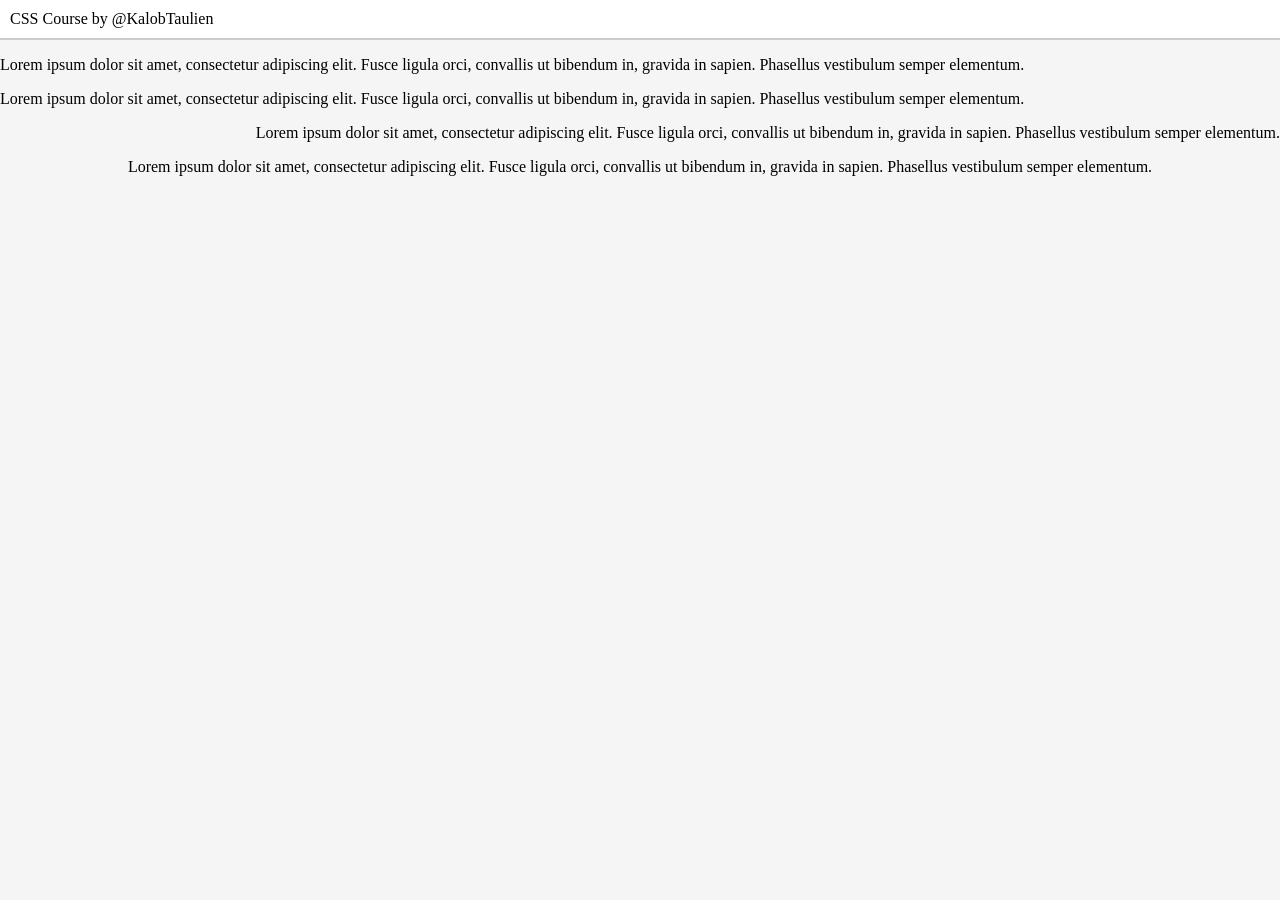
<file: 03_TextFormatting/22-Text-Alignment/index.html>
<!DOCTYPE html>
<html>
  <head>
    <title>Text Align</title>
    <link rel="stylesheet" type="text/css" href="style.css">
  </head>
  <body>

    <nav>CSS Course by @KalobTaulien</nav>

    <p class="left">Lorem ipsum dolor sit amet, consectetur adipiscing elit. Fusce ligula orci, convallis ut bibendum in, gravida in sapien. Phasellus vestibulum semper elementum.</p>

    <p class="justified">Lorem ipsum dolor sit amet, consectetur adipiscing elit. Fusce ligula orci, convallis ut bibendum in, gravida in sapien. Phasellus vestibulum semper elementum.</p>

    <p class="right">Lorem ipsum dolor sit amet, consectetur adipiscing elit. Fusce ligula orci, convallis ut bibendum in, gravida in sapien. Phasellus vestibulum semper elementum.</p>

    <p class="center">Lorem ipsum dolor sit amet, consectetur adipiscing elit. Fusce ligula orci, convallis ut bibendum in, gravida in sapien. Phasellus vestibulum semper elementum.</p>




  </body>
</html>
</file>
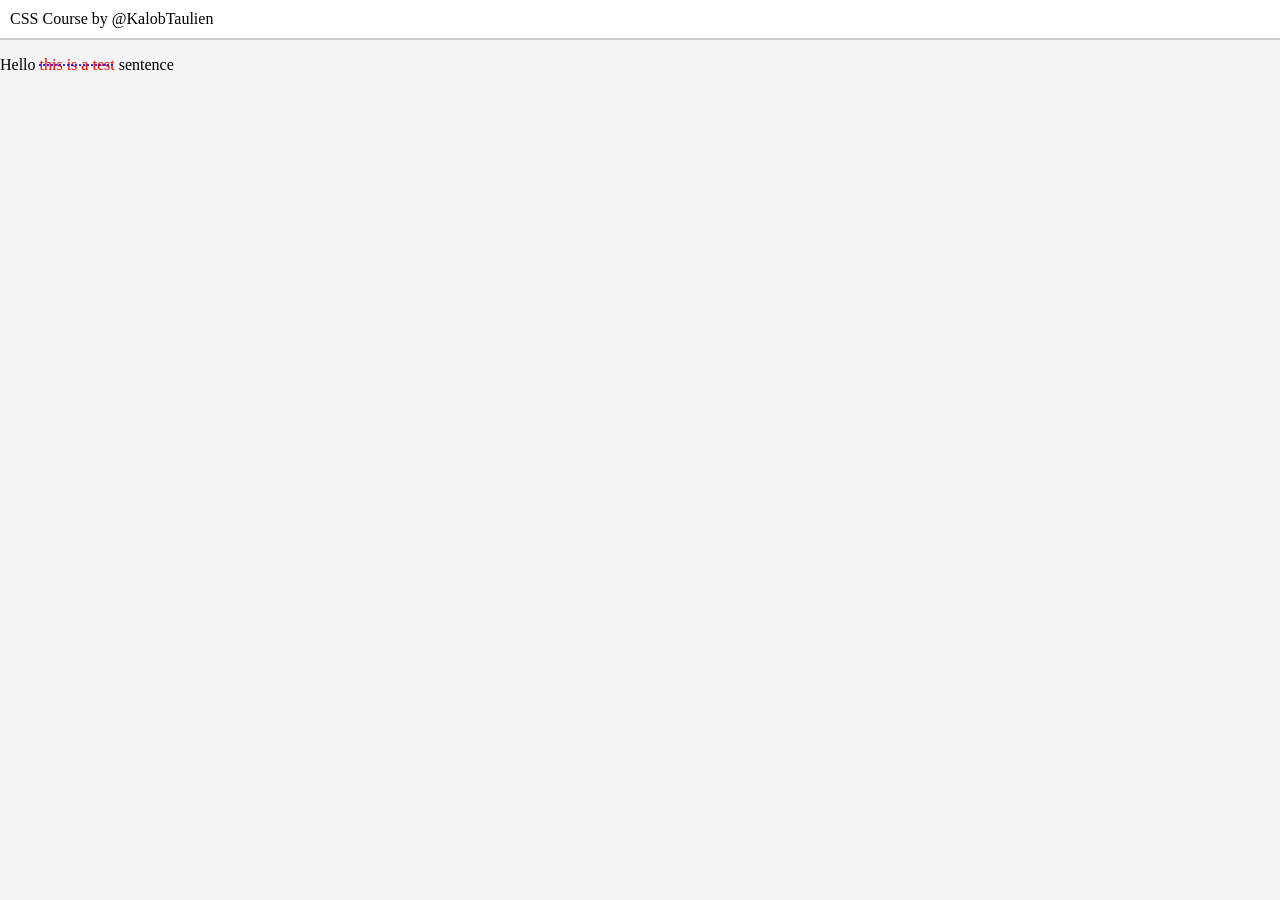
<file: 03_TextFormatting/23-Text-Decoration/index.html>
<!DOCTYPE html>
<html>
  <head>
    <title>Text Decoration</title>
    <link rel="stylesheet" type="text/css" href="style.css">
  </head>
  <body>
    <nav>CSS Course by @KalobTaulien</nav>

    <!-- Our learning code area -->

    <p>
      Hello
      <span class="strike">this is a test</span>
      sentence
    </p>


    <!-- End Our learning code area -->

  </body>
</html>
</file>
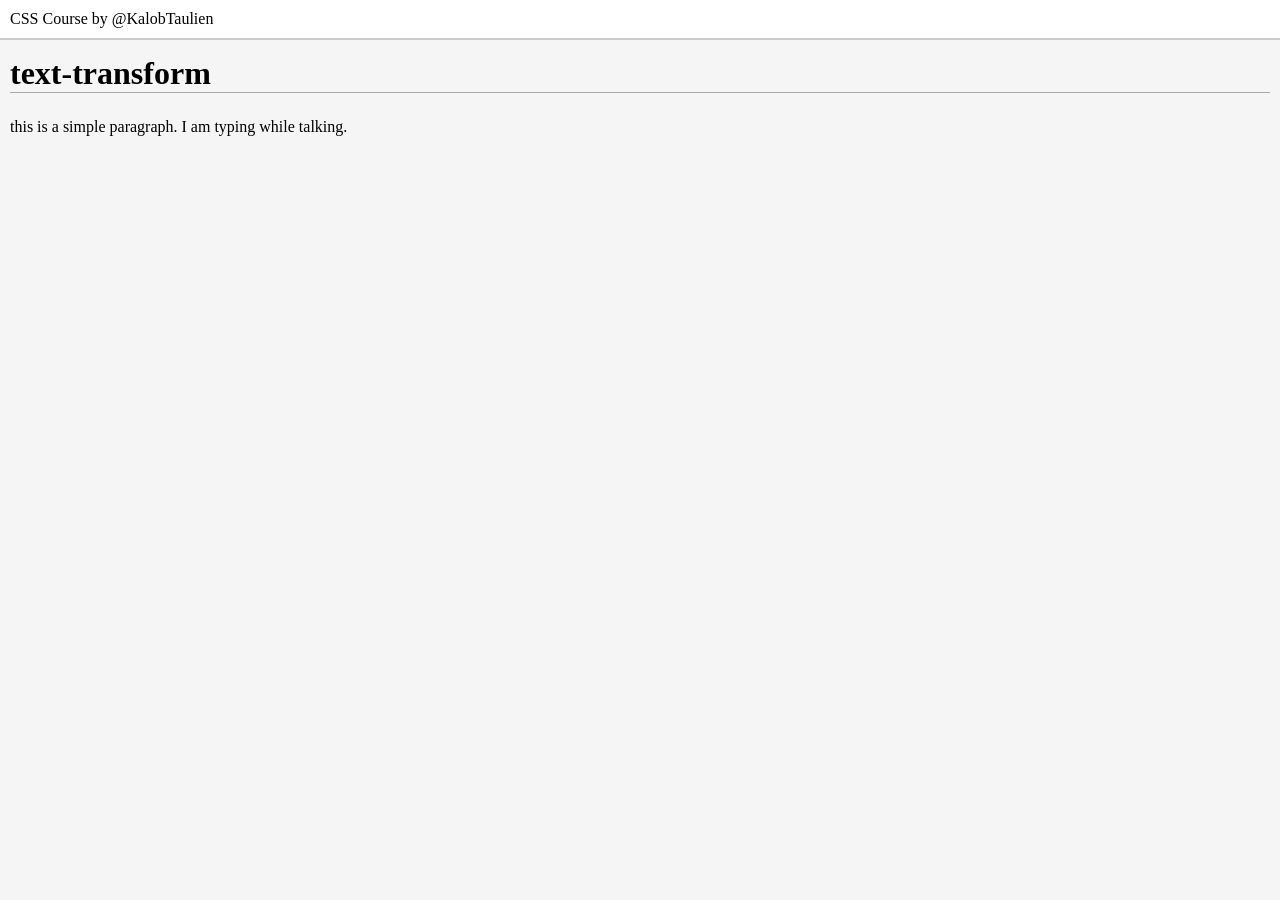
<file: 03_TextFormatting/24-Text-Transform/index.html>
<!DOCTYPE html>
<html>
  <head>
    <title>Text Transform</title>
    <link rel="stylesheet" type="text/css" href="style.css">
  </head>
  <body>
    <nav>CSS Course by @KalobTaulien</nav>

    <div id="body">
      <h1 id="page-title">text-transform</h1>
      <!-- Our learning code area -->

      <p class="para">this is a simple paragraph. I am typing while talking.</p>

      <!-- End Our learning code area -->
    </div>
  </body>
</html>
</file>
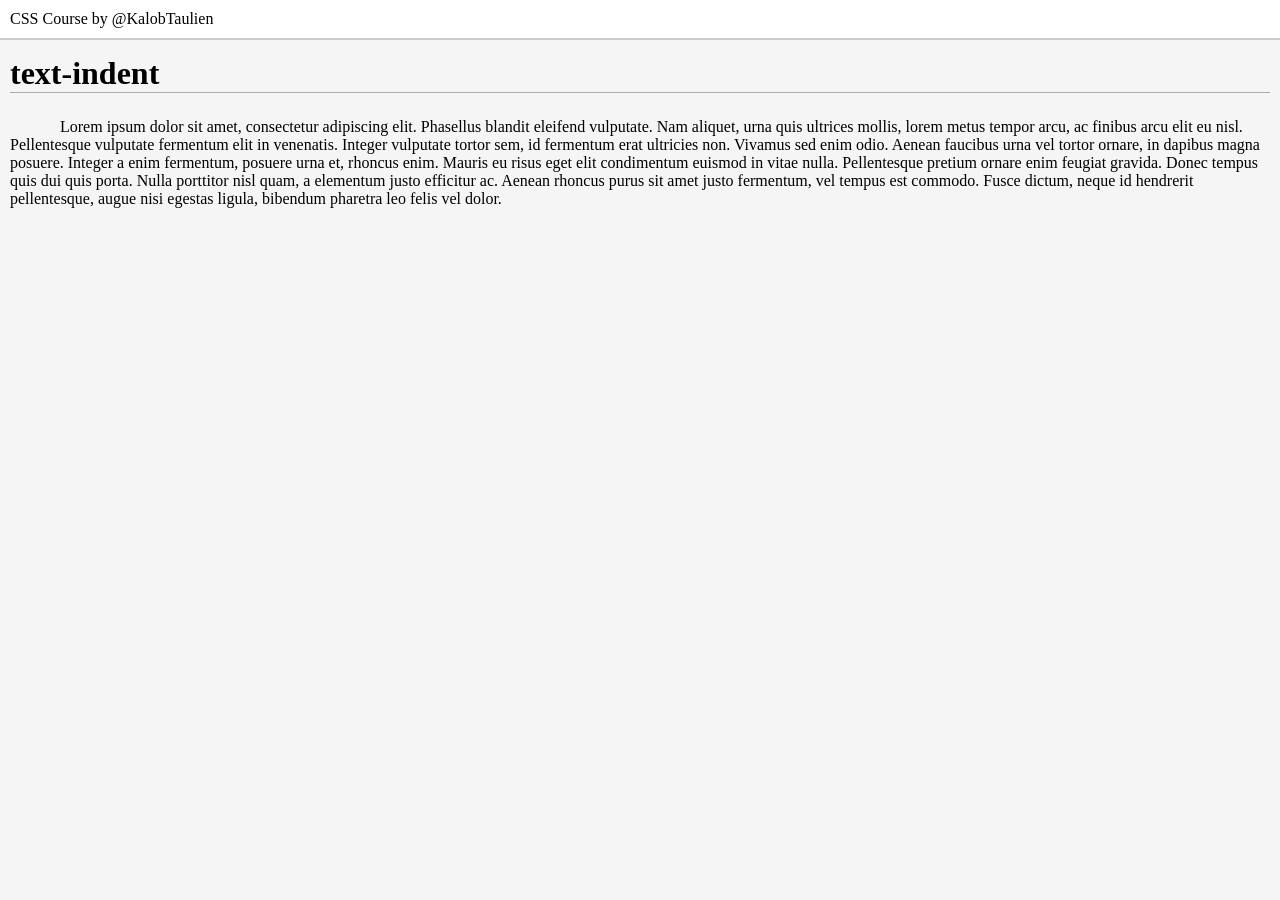
<file: 03_TextFormatting/25-Text-Indent/index.html>
<!DOCTYPE html>
<html>
  <head>
    <title>Text Indent</title>
    <link rel="stylesheet" type="text/css" href="style.css">
  </head>
  <body>
    <nav>CSS Course by @KalobTaulien</nav>

    <div id="body">
      <h1 id="page-title">text-indent</h1>
      <!-- Our learning code area -->


        <div class="text-test">
          Lorem ipsum dolor sit amet, consectetur adipiscing elit. Phasellus blandit eleifend vulputate. Nam aliquet, urna quis ultrices mollis, lorem metus tempor arcu, ac finibus arcu elit eu nisl. Pellentesque vulputate fermentum elit in venenatis. Integer vulputate tortor sem, id fermentum erat ultricies non. Vivamus sed enim odio. Aenean faucibus urna vel tortor ornare, in dapibus magna posuere. Integer a enim fermentum, posuere urna et, rhoncus enim. Mauris eu risus eget elit condimentum euismod in vitae nulla. Pellentesque pretium ornare enim feugiat gravida. Donec tempus quis dui quis porta. Nulla porttitor nisl quam, a elementum justo efficitur ac. Aenean rhoncus purus sit amet justo fermentum, vel tempus est commodo. Fusce dictum, neque id hendrerit pellentesque, augue nisi egestas ligula, bibendum pharetra leo felis vel dolor.
        </div>


      <!-- End Our learning code area -->
    </div>
  </body>
</html>
</file>
<file: BlogPost/style.css>
* {
    margin: 0;
    padding: 0;
    box-sizing: border-box;
}

.clearfix:after {
    content: "";
    display: table;
    clear: both;
}

body {
    font-family: "Helvetica Neue", Arial;
    font-size: 18px;
}

h1, h2 {
    color: #00960b;
}

h1 {
    font-size: 40px;
    margin-bottom: 20px;
}

h2 {
    font-size: 25px;
    margin-bottom: 10px;
}

.main-text {
    text-align: justify;
    margin-bottom: 20px;
}

.author-text {
    font-size: 22px;
    float: left;
    margin-top: 30px;
    margin-left: 10px;
}

.container {
    width: 1140px;
    margin: 20px auto 0;
}

.blog-post {
    width: 75%;
    float: left;
    padding-right: 30px;
    position: relative;
}

.other-posts {
    width: 25%;
    float: left;
}

.author-box {
    padding-top: 20px;
    border-top: 1px solid #808080;
}

.other {
    margin-bottom: 40px;
}

.author-box img {
    height: 100px;
    width: 100px;
    border-radius: 50%;
    float: left;
}

.blog-post img {
    height: 150px;
    width: auto;
}

.date {
    position: absolute;
    top: 10px;
    right: 30px;
}
</file>
<file: omnifood/vendors/css/grid.css>
/*  SECTIONS  ============================================================================= */

.section {
	clear: both;
	padding: 0px;
	margin: 0px;
}

/*  GROUPING  ============================================================================= */

.row {
    zoom: 1; /* For IE 6/7 (trigger hasLayout) */
}

.row:before,
.row:after {
    content:"";
    display:table;
}
.row:after {
    clear:both;
}

/*  GRID COLUMN SETUP   ==================================================================== */

.col {
	display: block;
	float:left;
	margin: 1% 0 1% 1.6%;
}

.col:first-child { margin-left: 0; } /* all browsers except IE6 and lower */


/*  REMOVE MARGINS AS ALL GO FULL WIDTH AT 480 PIXELS */

@media only screen and (max-width: 480px) {
	.col { 
		/*margin: 1% 0 1% 0%;*/
        margin: 0;
	}
}


/*  GRID OF TWO   ============================================================================= */


.span-2-of-2 {
	width: 100%;
}

.span-1-of-2 {
	width: 49.2%;
}

/*  GO FULL WIDTH AT LESS THAN 480 PIXELS */

@media only screen and (max-width: 480px) {
	.span-2-of-2 {
		width: 100%; 
	}
	.span-1-of-2 {
		width: 100%; 
	}
}


/*  GRID OF THREE   ============================================================================= */

	
.span-3-of-3 {
	width: 100%; 
}

.span-2-of-3 {
	width: 66.13%; 
}

.span-1-of-3 {
	width: 32.26%; 
}


/*  GO FULL WIDTH AT LESS THAN 480 PIXELS */

@media only screen and (max-width: 480px) {
	.span-3-of-3 {
		width: 100%; 
	}
	.span-2-of-3 {
		width: 100%; 
	}
	.span-1-of-3 {
		width: 100%;
	}
}

/*  GRID OF FOUR   ============================================================================= */

	
.span-4-of-4 {
	width: 100%; 
}

.span-3-of-4 {
	width: 74.6%; 
}

.span-2-of-4 {
	width: 49.2%; 
}

.span-1-of-4 {
	width: 23.8%; 
}


/*  GO FULL WIDTH AT LESS THAN 480 PIXELS */

@media only screen and (max-width: 480px) {
	.span-4-of-4 {
		width: 100%; 
	}
	.span-3-of-4 {
		width: 100%; 
	}
	.span-2-of-4 {
		width: 100%; 
	}
	.span-1-of-4 {
		width: 100%; 
	}
}


/*  GRID OF FIVE   ============================================================================= */

	
.span-5-of-5 {
	width: 100%;
}

.span-4-of-5 {
  	width: 79.68%; 
}

.span-3-of-5 {
  	width: 59.36%; 
}

.span-2-of-5 {
  	width: 39.04%;
}

.span-1-of-5 {
  	width: 18.72%;
}


/*  GO FULL WIDTH AT LESS THAN 480 PIXELS */

@media only screen and (max-width: 480px) {
	.span-5-of-5 {
		width: 100%; 
	}
	.span-4-of-5 {
		width: 100%; 
	}
	.span-3-of-5 {
		width: 100%; 
	}
	.span-2-of-5 {
		width: 100%; 
	}
	.span-1-of-5 {
		width: 100%; 
	}
}


/*  GRID OF SIX   ============================================================================= */


.span-6-of-6 {
	width: 100%;
}

.span-5-of-6 {
  	width: 83.06%;
}

.span-4-of-6 {
  	width: 66.13%;
}

.span-3-of-6 {
  	width: 49.2%;
}

.span-2-of-6 {
  	width: 32.26%;
}

.span-1-of-6 {
  	width: 15.33%;
}


/*  GO FULL WIDTH AT LESS THAN 480 PIXELS */

@media only screen and (max-width: 480px) {
	.span-6-of-6 {
		width: 100%; 
	}
	.span-5-of-6 {
		width: 100%; 
	}
	.span-4-of-6 {
		width: 100%; 
	}
	.span-3-of-6 {
		width: 100%; 
	}
	.span-2-of-6 {
		width: 100%; 
	}
	.span-1-of-6 {
		width: 100%; 
	}
}



/*  GRID OF SEVEN   ============================================================================= */


.span-7-of-7 {
	width: 100%;
}

.span-6-of-7 {
	width: 85.48%;
}

.span-5-of-7 {
  	width: 70.97%;
}

.span-4-of-7 {
  	width: 56.45%;
}

.span-3-of-7 {
  	width: 41.94%;
}

.span-2-of-7 {
  	width: 27.42%;
}

.span-1-of-7 {
  	width: 12.91%;
}


/*  GO FULL WIDTH AT LESS THAN 480 PIXELS */

@media only screen and (max-width: 480px) {
	.span-7-of-7 {
		width: 100%; 
	}
	.span-6-of-7 {
		width: 100%; 
	}
	.span-5-of-7 {
		width: 100%; 
	}
	.span-4-of-7 {
		width: 100%; 
	}
	.span-3-of-7 {
		width: 100%; 
	}
	.span-2-of-7 {
		width: 100%; 
	}
	.span-1-of-7 {
		width: 100%; 
	}
}


/*  GRID OF EIGHT   ============================================================================= */

	
.span-8-of-8 {
	width: 100%;
}

.span-7-of-8 {
	width: 87.3%; 
}

.span-6-of-8 {
	width: 74.6%; 
}

.span-5-of-8 {
	width: 61.9%; 
}

.span-4-of-8 {
	width: 49.2%; 
}

.span-3-of-8 {
	width: 36.5%;
}

.span-2-of-8 {
	width: 23.8%; 
}

.span-1-of-8 {
	width: 11.1%; 
}


/*  GO FULL WIDTH AT LESS THAN 480 PIXELS */

@media only screen and (max-width: 480px) {
	.span-8-of-8 {
		width: 100%; 
	}
	.span-7-of-8 {
		width: 100%; 
	}
	.span-6-of-8 {
		width: 100%; 
	}
	.span-5-of-8 {
		width: 100%; 
	}
	.span-4-of-8 {
		width: 100%; 
	}
	.span-3-of-8 {
		width: 100%; 
	}
	.span-2-of-8 {
		width: 100%; 
	}
	.span-1-of-8 {
		width: 100%; 
	}
}


/*  GRID OF NINE   ============================================================================= */


.span-9-of-9 {
	width: 100%;
}

.span-8-of-9 {
	width: 88.71%;
}

.span-7-of-9 {
	width: 77.42%; 
}

.span-6-of-9 {
	width: 66.13%; 
}

.span-5-of-9 {
	width: 54.84%; 
}

.span-4-of-9 {
	width: 43.55%; 
}

.span-3-of-9 {
	width: 32.26%;
}

.span-2-of-9 {
	width: 20.97%; 
}

.span-1-of-9 {
	width: 9.68%; 
}


/*  GO FULL WIDTH AT LESS THAN 480 PIXELS */

@media only screen and (max-width: 480px) {
	.span-9-of-9 {
		width: 100%; 
	}
	.span-8-of-9 {
		width: 100%; 
	}
	.span-7-of-9 {
		width: 100%; 
	}
	.span-6-of-9 {
		width: 100%; 
	}
	.span-5-of-9 {
		width: 100%; 
	}
	.span-4-of-9 {
		width: 100%; 
	}
	.span-3-of-9 {
		width: 100%; 
	}
	.span-2-of-9 {
		width: 100%; 
	}
	.span-1-of-9 {
		width: 100%; 
	}
}


/*  GRID OF TEN   ============================================================================= */


.span-10-of-10 {
	width: 100%;
}

.span-9-of-10 {
	width: 89.84%;
}

.span-8-of-10 {
	width: 79.68%;
}

.span-7-of-10 {
	width: 69.52%; 
}

.span-6-of-10 {
	width: 59.36%; 
}

.span-5-of-10 {
	width: 49.2%; 
}

.span-4-of-10 {
	width: 39.04%; 
}

.span-3-of-10 {
	width: 28.88%;
}

.span-2-of-10 {
	width: 18.72%; 
}

.span-1-of-10 {
	width: 8.56%; 
}


/*  GO FULL WIDTH AT LESS THAN 480 PIXELS */

@media only screen and (max-width: 480px) {
	.span-10-of-10 {
		width: 100%; 
	}
	.span-9-of-10 {
		width: 100%; 
	}
	.span-8-of-10 {
		width: 100%; 
	}
	.span-7-of-10 {
		width: 100%; 
	}
	.span-6-of-10 {
		width: 100%; 
	}
	.span-5-of-10 {
		width: 100%; 
	}
	.span-4-of-10 {
		width: 100%; 
	}
	.span-3-of-10 {
		width: 100%; 
	}
	.span-2-of-10 {
		width: 100%; 
	}
	.span-1-of-10 {
		width: 100%; 
	}
}


/*  GRID OF ELEVEN   ============================================================================= */

.span-11-of-11 {
	width: 100%;
}

.span-10-of-11 {
	width: 90.76%;
}

.span-9-of-11 {
	width: 81.52%;
}

.span-8-of-11 {
	width: 72.29%;
}

.span-7-of-11 {
	width: 63.05%; 
}

.span-6-of-11 {
	width: 53.81%; 
}

.span-5-of-11 {
	width: 44.58%; 
}

.span-4-of-11 {
	width: 35.34%; 
}

.span-3-of-11 {
	width: 26.1%;
}

.span-2-of-11 {
	width: 16.87%; 
}

.span-1-of-11 {
	width: 7.63%; 
}


/*  GO FULL WIDTH AT LESS THAN 480 PIXELS */

@media only screen and (max-width: 480px) {
	.span-11-of-11 {
		width: 100%; 
	}
	.span-10-of-11 {
		width: 100%; 
	}
	.span-9-of-11 {
		width: 100%; 
	}
	.span-8-of-11 {
		width: 100%; 
	}
	.span-7-of-11 {
		width: 100%; 
	}
	.span-6-of-11 {
		width: 100%; 
	}
	.span-5-of-11 {
		width: 100%; 
	}
	.span-4-of-11 {
		width: 100%; 
	}
	.span-3-of-11 {
		width: 100%; 
	}
	.span-2-of-11 {
		width: 100%; 
	}
	.span-1-of-11 {
		width: 100%; 
	}
}


/*  GRID OF TWELVE   ============================================================================= */

.span-12-of-12 {
	width: 100%;
}

.span-11-of-12 {
	width: 91.53%;
}

.span-10-of-12 {
	width: 83.06%;
}

.span-9-of-12 {
	width: 74.6%;
}

.span-8-of-12 {
	width: 66.13%;
}

.span-7-of-12 {
	width: 57.66%; 
}

.span-6-of-12 {
	width: 49.2%; 
}

.span-5-of-12 {
	width: 40.73%; 
}

.span-4-of-12 {
	width: 32.26%; 
}

.span-3-of-12 {
	width: 23.8%;
}

.span-2-of-12 {
	width: 15.33%; 
}

.span-1-of-12 {
	width: 6.86%; 
}


/*  GO FULL WIDTH AT LESS THAN 480 PIXELS */

@media only screen and (max-width: 480px) {
	.span-12-of-12 {
		width: 100%; 
	}
	.span-11-of-12 {
		width: 100%; 
	}
	.span-10-of-12 {
		width: 100%; 
	}
	.span-9-of-12 {
		width: 100%; 
	}
	.span-8-of-12 {
		width: 100%; 
	}
	.span-7-of-12 {
		width: 100%; 
	}
	.span-6-of-12 {
		width: 100%; 
	}
	.span-5-of-12 {
		width: 100%; 
	}
	.span-4-of-12 {
		width: 100%; 
	}
	.span-3-of-12 {
		width: 100%; 
	}
	.span-2-of-12 {
		width: 100%; 
	}
	.span-1-of-12 {
		width: 100%; 
	}
}
</file>
<file: omnifood/resources/css/style.css>
/*
Orange color: #e67e22;
*/

/* ------------------------------------------- */
/* BASIC SETUP */
/* ------------------------------------------- */

* {
    margin: 0;
    padding: 0;
    -webkit-box-sizing: border-box;
    box-sizing: border-box;
}

html,
body {
    background-color: #fff;
    color: #555;
    font-family: 'Lato', 'Arial', sans-serif;
    font-weight: 300;
    font-size: 20px;
    text-rendering: optimizeLegibility;
    overflow-x: hidden;
}

.clearfix { zoom: 1; }
.clearfix:after {
    content: '.';
    clear: both;
    display: block;
    height: 0;
    visibility: hidden;
}

/* ------------------------------------------- */
/* REUSABLE COMPONENTS */
/* ------------------------------------------- */

.row {
    max-width: 1140px;
    margin: 0 auto;
}

section {
    padding: 80px 0;
}

.box {
    padding: 1%;
}

/* --------- HEADINGS -------- */

h1,
h2,
h3 {
    font-weight: 300;
    text-transform: uppercase;
}

h1 {
    margin-top: 0;
    margin-bottom: 20px;
    color: #fff;
    font-size: 240%;
    word-spacing: 4px;
    letter-spacing: 1px;
}

h2 {
    font-size: 180%;
    word-spacing: 2px;
    text-align: center;
    margin-bottom: 30px;
    letter-spacing: 1px;
}

h3 {
    font-size: 110%;
    margin-bottom: 15px;
}

h2:after {
    display: block;
    height: 2px;
    background-color: #e67e22;
    content: "";
    width: 100px;
    margin: 0 auto;
    margin-top: 30px;
}

/* --------- PARAGRAPHS -------- */
.long-copy {
    line-height: 145%;
    width: 70%;
    margin-left: 15%;
}

.box p {
    font-size: 90%;
    line-height: 145%;
}

/* --------- ICONS -------- */
.icon-big {
    font-size: 350%;
    display: block;
    color: #e67e22;
    margin-bottom: 10px;
}

.icon-small {
    display: inline-block;
    width: 30px;
    text-align: center;
    color: #e67e22;
    font-size: 120%;
    margin-right: 10px;
    
    /* secrets to align text and icons */
    line-height: 120%;
    vertical-align: middle;
    margin-top: -5px;
}

/* --------- LINKS -------- */

a:link,
a:visited {
    color: #e67e22;
    text-decoration: none;
    padding-bottom: 1px;
    border-bottom: 1px solid #e67e22;
    -webkit-transition: border-bottom 0.2s, color 0.2s;
    transition: border-bottom 0.2s, color 0.2s;
}

a:hover,
a:active {
    color: #555;
    border-bottom: 1px solid transparent;
}

/* --------- BUTTONS -------- */

.btn:link,
.btn:visited,
input[type=submit] {
    display: inline-block;
    padding: 10px 30px;
    font-weight: 300;
    text-decoration: none;
    border-radius: 200px;
    -webkit-transition: background-color 0.2s, border 0.2s, color 0.2s;
    transition: background-color 0.2s, border 0.2s, color 0.2s;
}

.btn-full:link,
.btn-full:visited,
input[type=submit]{
    background-color: #e67e22;
    border: 1px solid #e67e22;
    color: #fff;
    margin-right: 15px;
}

.btn-ghost:link,
.btn-ghost:visited {
    border: 1px solid #e67e22;
    color: #e67e22;
}

.btn:hover,
.btn:active,
input[type=submit]:hover,
input[type=submit]:active {
    background-color: #cf6d17;
}

.btn-full:hover,
.btn-full:active {
    border: 1px solid #cf6d17;
}

.btn-ghost:hover,
.btn-ghost:active {
    border: 1px solid #cf6d17;
    color: #fff;
}

/* ------------------------------------------- */
/* HEADER */
/* ------------------------------------------- */

header {
    background-image: -webkit-gradient(linear, left top, left bottom, from(rgba(0, 0, 0, 0.7)), to(rgba(0, 0, 0, 0.7))), url(img/hero.jpg);
    background-image: linear-gradient(rgba(0, 0, 0, 0.7), rgba(0, 0, 0, 0.7)), url(img/hero.jpg);
    background-size: cover;
    background-position: center;
    height: 100vh;
    background-attachment: fixed;
}

.hero-text-box {
    position: absolute;
    width: 1140px;
    top: 50%;
    left: 50%;
    -webkit-transform: translate(-50%, -50%);
    transform: translate(-50%, -50%);
}

.logo {
    height: 100px;
    width: auto;
    float: left;
    margin-top: 20px;
}

.logo-black { 
    display: none; 
    height: 50px;
    width: auto;
    float: left;
    margin: 5px 0;
}

/* Main Navi */

.main-nav {
    float: right;
    list-style: none;
    margin-top: 55px;
}

.main-nav li {
    display: inline-block;
    margin-left: 40px;
}

.main-nav li a:link,
.main-nav li a:visited {
    padding: 8px 0;
    color: #fff;
    text-decoration: none;
    text-transform: uppercase;
    font-size: 90%;
    border-bottom: 2px solid transparent;
    -webkit-transition: border-bottom 0.2s;
    transition: border-bottom 0.2s;
}

.main-nav li a:hover,
.main-nav li a:active {
    border-bottom: 2px solid #e67e22;
}

/* Mobile Navi */
.mobile-nav-icon {
    float: right;
    margin-top: 30px;
    cursor: pointer;
    display: none;
}

.mobile-nav-icon i {
    font-size: 200%;
    color: #fff;
}

/* Sticky Navi */
.sticky {
    position: fixed;
    top: 0;
    left: 0;
    width: 100%;
    background-color: rgba(255, 255, 255, 0.98);
    -webkit-box-shadow: 0 2px 2px #efefef;
    box-shadow: 0 2px 2px #efefef;
    z-index: 9999;
}

.sticky .main-nav { margin-top: 18px; }

.sticky .main-nav li a:link,
.sticky .main-nav li a:visited {
    padding: 16px 0;
    color: #555;
}

.sticky .logo { display: none; }
.sticky .logo-black { display: block; }

/* ------------------------------------------- */
/* FEATURES */
/* ------------------------------------------- */

.section-features .long-copy {
    margin-bottom: 30px;
}

/* ------------------------------------------- */
/* MEALS */
/* ------------------------------------------- */

.section-meals {
    padding: 0;
}

.meals-showcase {
    list-style: none;
    width: 100%;
}

.meals-showcase li {
    display: block;
    float: left;
    width: 25%;
}

.meal-photo {
    width: 100%;
    margin: 0;
    overflow: hidden;
    background-color: #000;
}

.meal-photo img {
    opacity: 0.7;
    width: 100%;
    height: auto;
    -webkit-transform: scale(1.15);
    transform: scale(1.15);
    -webkit-transition: opacity 0.5s, -webkit-transform 0.5s;
    transition: opacity 0.5s, -webkit-transform 0.5s;
    transition: transform 0.5s, opacity 0.5s;
    transition: transform 0.5s, opacity 0.5s, -webkit-transform 0.5s;
}

.meal-photo img:hover {
    opacity: 1;
    -webkit-transform: scale(1.03);
    transform: scale(1.03);
}

/* ------------------------------------------- */
/* HOW IT WORKS */
/* ------------------------------------------- */

.section-steps {
    background-color: #f4f4f4;
}

.steps-box:first-child {
    margin-top: 30px;
    text-align: right;
    padding-right: 3%;
}

.steps-box:last-child {
    margin-top: 70px;
    padding-left: 3%;
}

.app-screen {
    width: 40%;
}

.works-step {
    margin-bottom: 50px;
}

.works-step:last-of-type {
    margin-bottom: 80px;
}

.works-step div {
    color: #e67e22;
    border: 2px solid #e67e22;
    display: inline-block;
    border-radius: 50%;
    height: 55px;
    width: 55px;
    text-align: center;
    padding: 5px;
    float: left;
    font-size: 150%;
    margin-right: 25px;
}

.btn-app:link,
.btn-app:visited {
    border: 0;
}

.btn-app img {
    height: 50px;
    width: auto;
    margin-right: 10px;
}

/* ------------------------------------------- */
/* CITIES */
/* ------------------------------------------- */

.box img {
    width: 100%;
    height: auto;
    margin-bottom: 15px;
}

.city-feature {
    margin-bottom: 5px;
}

/* ------------------------------------------- */
/* TESTIMONIALS */
/* ------------------------------------------- */

.section-testimonials {
    background-image: -webkit-gradient(linear, left top, left bottom, from(rgba(0, 0, 0, 0.8)), to(rgba(0, 0, 0, 0.8))), url(img/back-customers.jpg);
    background-image: linear-gradient(rgba(0, 0, 0, 0.8), rgba(0, 0, 0, 0.8)), url(img/back-customers.jpg);
    background-size: cover;
    color: #fff;
    background-attachment: fixed;
}

blockquote {
    padding: 2%;
    font-style: italic;
    line-height: 145%;
    position: relative;
    margin-top: 40px;
}

blockquote:before {
    content: "\201C";
    font-size: 500%;
    display: block;
    position: absolute;
    top: -5px;
    left: -5px;
}

cite {
    font-size: 90%;
    margin-top: 25px;
    display: block;
}

cite img {
    height: 45px;
    border-radius: 50%;
    margin-right: 10px;
    vertical-align: middle;
}

/* ------------------------------------------- */
/* SIGN UP */
/* ------------------------------------------- */

.section-plans {
    background-color: #f4f4f4;
}

.plan-box {
    background-color: #fff;
    border-radius: 5px;
    width: 90%;
    margin-left: 5%;
    -webkit-box-shadow: 0px 2px 2px #efefef;
    box-shadow: 0px 2px 2px #efefef;
}

.plan-box div {
    padding: 15px;
    border-bottom: 1px solid #e8e8e8;
}

.plan-box div:first-child {
    background-color: #fcfcfc;
    border-top-left-radius: 5px;
    border-top-right-radius: 5px;
}

.plan-box div:last-child {
    text-align: center;
    border: 0;
}

.plan-price {
    font-size: 300%;
    margin-bottom: 10px;
    font-weight: 100;
    color: #e67e22;
}

.plan-price span {
    font-size: 30%;
    font-weight: 300;
}

.plan-price-meal {
    font-size: 80%;
}

.plan-box ul {
    list-style: none;
}

/* ------------------------------------------- */
/* FORM */
/* ------------------------------------------- */

.contact-form {
    width: 90%;
    margin: 0 auto;
}

input[type=text],
input[type=email],
select,
textarea {
    width: 100%;
    padding: 7px;
    border-radius: 3px;
    border: 1px solid #ccc;
}

textarea {
    height: 100px;
}

input[type=checkbox] {
    margin: 10px 5px 10px 0;
}

*:focus {
    outline: none;
}

.map-box {
    width: 100%;
    height: 560px;
    position: relative;
}

.map {
    width: 100%;
    height: 560px;
    position: relative;
    z-index: 0;
}

.form-box {
    position: absolute;
    width: 50%;
    top: 0;
    right: 0;
    background-color: rgba(255, 255, 255, 0.8);
    z-index: 10;
    height: 560px;
    padding-top: 40px;
}

/* ------------------------------------------- */
/* FOOTER */
/* ------------------------------------------- */

footer {
    background-color: #333;
    padding: 50px;
    font-size: 80%;
}

.footer-nav {
    list-style: none;
    float: left;
}

.social-links {
    list-style: none;
    float: right;
}

.footer-nav li,
.social-links li {
    display: inline-block;
    margin-right: 20px;
}

.footer-nav li:last-child,
.social-links li:last-child {
    margin-right: 0;
}

.footer-nav li a:link,
.footer-nav li a:visited,
.social-links li a:link,
.social-links li a:visited {
    text-decoration: none;
    border: 0;
    color: #888;
    -webkit-transition: color 0.2s;
    transition: color 0.2s;
}

.footer-nav li a:hover,
.footer-nav li a:active {
    color: #ddd;
}

.social-links li a:link,
.social-links li a:visited {
    font-size: 160%;
}

.ion-logo-facebook,
.ion-logo-twitter,
.ion-logo-googleplus,
.ion-logo-instagram {
    -webkit-transition: color 0.2s;
    transition: color 0.2s;
}

.ion-logo-facebook:hover {
    color: #3b5998;
}

.ion-logo-twitter:hover {
    color: #00aced;
}

.ion-logo-googleplus:hover {
    color: #dd4b39;
}

.ion-logo-instagram:hover {
    color: #517fa4;
}

footer p {
    color: #888;
    text-align: center;
    margin-top: 20px;
}

/* ------------------------------------------- */
/* ANIMATION */
/* ------------------------------------------- */

.js--wp-1,
.js--wp-2,
.js--wp-3 {
    opacity: 0;
    -webkit-animation-duration: 1s;
    animation-duration: 1s;
}

.js--wp-4 {
    -webkit-animation-duration: 1s;
    animation-duration: 1s;
}

.js--wp-1.animated,
.js--wp-2.animated,
.js--wp-3.animated {
    opacity: 1;
}
</file>
<file: omnifood/resources/css/queries.css>
/* Big tablet to 1200px (widths smaller than the 1140px row) */
@media only screen and (max-width: 1200px) {
    .hero-text-box{
        width: 100%;
        padding: 0 2%;
    }
    
    .row {
        padding: 0 2%;
    }
}
/* Small tablet to big tablet: from 768px to 1023px */
@media only screen and (max-width: 1023px) {
    body {
        font-size: 18px;
    }
    
    section {
        padding: 60px 0;
    }
    
    .long-copy {
        width: 80%;
        margin-left: 10%;
    }
    
    .steps-box {
        margin-top: 10px;
    }
    
    .steps-box:last-child {
        margin-top: 10px;
    }
    
    .works-steps {
        margin-bottom: 40px;
    }
    
    .works-steps:last-child {
        margin-bottom: 60px;
    }
    
    .app-screen {
        width: 50%;
    }
    
    .icon-small {
        width: 17px;
        margin-right: 5px;
    }
    
    .city-feature {
        font-size: 90%;
    }
    
    .plan-box {
        width: 100%;
        margin-left: 0%;
    }
    
    .plan-price {
        font-size: 250%;
    }
    
    .contact-form {
        width: 90%;
    }
}

/* Small phones to small tablets: from 481px to 767px */
@media only screen and (max-width: 767px) {
    body { font-size: 16px; }
    section { padding: 30px 0; }
    
    .row,
    .hero-text-box { padding: 0 4%; }
    
    .col { 
        width: 100%; 
        margin: 0 0 4% 0;
    }
    
    .main-nav { display: none; }
    .mobile-nav-icon { display: inline-block; }
    
    .main-nav { 
        float: left;
        margin-top: 35px;
        margin-left: 25px;
    }
    
    .main-nav li {
        display: block;
    }
    
    .main-nav li a:link,
    .main-nav li:visited {
        display: block;
        border: 0;
        padding: 10px 0;
        font-size: 100%;
    }
    
    .sticky .main-nav { margin-top: 10px; }
    
    .sticky .main-nav li a:link,
    .sticky .main-nav li a:visited {
        padding: 10px 0;
    }
    .sticky .mobile-nav-icon { margin-top: 10px; }
    .sticky .mobile-nav-icon i { color: #555; }
    
    h1 { font-size: 180%; }
    h2 { font-size: 150%; }
    
    .long-copy {
        width: 100%;
        margin-left: 0%;
    }
    
    .app-screen { width: 40%; }
    
    .steps-box:first-child { text-align: center;}
    
    .works-step div {
        height: 40px;
        width: 40px;
        margin-right: 15px;
        padding: 4px;
        font-size: 120%;
    }
    
    .works-step { margin-bottom: 20px; }
    .works-step:last-of-type { margin-bottom: 20px; }
    
    .map-box {
        width: 100%;
        height: auto;
        position: relative;
    }
    
    .map {
        width: 100%;
        height: 300px;
        position: relative;
        z-index: 0;
    }
    
    .form-box {
        position: relative;
        width: 100%;
        height: auto;
        padding: 30px 0;
    }
}

/* Small phones: from 0 to 480px */
@media only screen and (max-width: 480px) {
    section { padding: 25px 0; }
    .contact-form { width: 100%; }
}
</file>
<file: 02_GettingStarted/13-Borders/style.css>
body {
  margin: 0;
  padding: 0;
  background-color: #f5f5f5;
}

nav {
  border-bottom-width: 1px;
  border-bottom-color: #ccc;
  border-bottom-style: solid;
  padding: 10px;
  background-color: #fff;
  border-top: 2px solid blue;
}
</file>
<file: 02_GettingStarted/14-The-Box-Model/style.css>
body {
  margin: 0;
  padding: 0;
  background-color: #f5f5f5;
}

nav {
  border-bottom-width: 2px;
  border-bottom-color: #ccc;
  border-bottom-style: solid;
  padding: 10px;
  margin-bottom: 15px;
  background-color: #fff;
}
</file>
<file: 02_GettingStarted/15-Padding/style.css>
body {
  margin: 0;
  padding: 0;
  background-color: #f5f5f5;
}

nav {
  border-bottom-width: 2px;
  border-bottom-color: #ccc;
  border-bottom-style: solid;
  padding: 10px;
  margin-bottom: 15px;
  background-color: #fff;
}

#padding-test {
  border-width: 1px;
  border-color: blue;
  border-style: solid;

  padding: 6px 0 8px 9px;
        /*top rht btm left*/
}
</file>
<file: 02_GettingStarted/16-Margin/style.css>
body {
  margin: 0;
  padding: 0;
  background-color: #f5f5f5;
}

nav {
  border-bottom-width: 2px;
  border-bottom-color: #ccc;
  border-bottom-style: solid;
  padding: 10px;
  margin-bottom: 15px;
  background-color: #fff;
}

div {
  margin: 5px 6px 7px 8px;
  margin-top: 10px;
  margin-bottom: 50px;
}
</file>
<file: 02_GettingStarted/17-Centering-an-Element/style.css>
body {
  margin: 0;
  padding: 0;
  background-color: #f5f5f5;
}

nav {
  border-bottom-width: 2px;
  border-bottom-color: #ccc;
  border-bottom-style: solid;
  padding: 10px;
  margin-bottom: 15px;
  background-color: #fff;
}

div {
  /*margin: 0 auto;*/
}
</file>
<file: 02_GettingStarted/18-Mini-Project-Style-This-Form-Using-CSS/style.css>
body {
  margin: 0;
  padding: 0;
  background-color: #f5f5f5;
}

nav {
  border-bottom-width: 2px;
  border-bottom-color: #ccc;
  border-bottom-style: solid;
  padding: 10px;
  margin-bottom: 15px;
  background-color: #fff;
}

label, input, textarea, button {
  /*display: block;*/
}
</file>
<file: 02_GettingStarted/20-Outline/style.css>
body {
  margin: 0;
  padding: 0;
  background-color: #f5f5f5;
}

nav {
  border-bottom-width: 2px;
  border-bottom-color: #ccc;
  border-bottom-style: solid;
  padding: 10px;
  margin-bottom: 15px;
  background-color: #fff;
}
</file>
<file: 03_TextFormatting/21-Text-Color/style.css>
body {
  margin: 0;
  padding: 0;
  background-color: #f5f5f5;
}

nav {
  border-bottom-width: 2px;
  border-bottom-color: #ccc;
  border-bottom-style: solid;
  padding: 10px;
  margin-bottom: 15px;
  background-color: #fff;
}

p.blue {
  color: blue;
}

p.red {
  color: #f00;
}

p.white {
  color: rgb(255, 255, 255);
}
</file>
<file: 03_TextFormatting/22-Text-Alignment/style.css>
body {
  margin: 0;
  padding: 0;
  background-color: #f5f5f5;
}

nav {
  border-bottom-width: 2px;
  border-bottom-color: #ccc;
  border-bottom-style: solid;
  padding: 10px;
  margin-bottom: 15px;
  background-color: #fff;
}

p.left { text-align: left; }
p.right { text-align: right; }
p.center { text-align: center; }
p.justified { text-align: justify; }
</file>
<file: 03_TextFormatting/23-Text-Decoration/style.css>
body {
  margin: 0;
  padding: 0;
  background-color: #f5f5f5;
}

nav {
  border-bottom-width: 2px;
  border-bottom-color: #ccc;
  border-bottom-style: solid;
  padding: 10px;
  margin-bottom: 15px;
  background-color: #fff;
}

.underline {
  text-decoration: underline;
}

.overline { text-decoration: overline; }

.strike {
  text-decoration: line-through;
  text-decoration-color: blue;
  text-decoration-style: dotted;
  color: red;
}
</file>
<file: 03_TextFormatting/24-Text-Transform/style.css>
body {
  margin: 0;
  padding: 0;
  background-color: #f5f5f5;
}

nav {
  border-bottom-width: 2px;
  border-bottom-color: #ccc;
  border-bottom-style: solid;
  padding: 10px;
  margin-bottom: 15px;
  background-color: #fff;
}

#body {
  padding: 0 10px 20px;
}

#page-title {
  margin: 0 0 25px 0;
  padding: 0;
  border-bottom: 1px solid #aaa;
}

.para {
  text-transform: initial;
}
</file>
<file: 03_TextFormatting/25-Text-Indent/style.css>
body {
  margin: 0;
  padding: 0;
  background-color: #f5f5f5;
}

nav {
  border-bottom-width: 2px;
  border-bottom-color: #ccc;
  border-bottom-style: solid;
  padding: 10px;
  margin-bottom: 15px;
  background-color: #fff;
}

#body {
  padding: 0 10px 20px;
}

#page-title {
  margin: 0 0 25px 0;
  padding: 0;
  border-bottom: 1px solid #aaa;
}

.text-test {
  text-indent: 50px;
}
</file>
